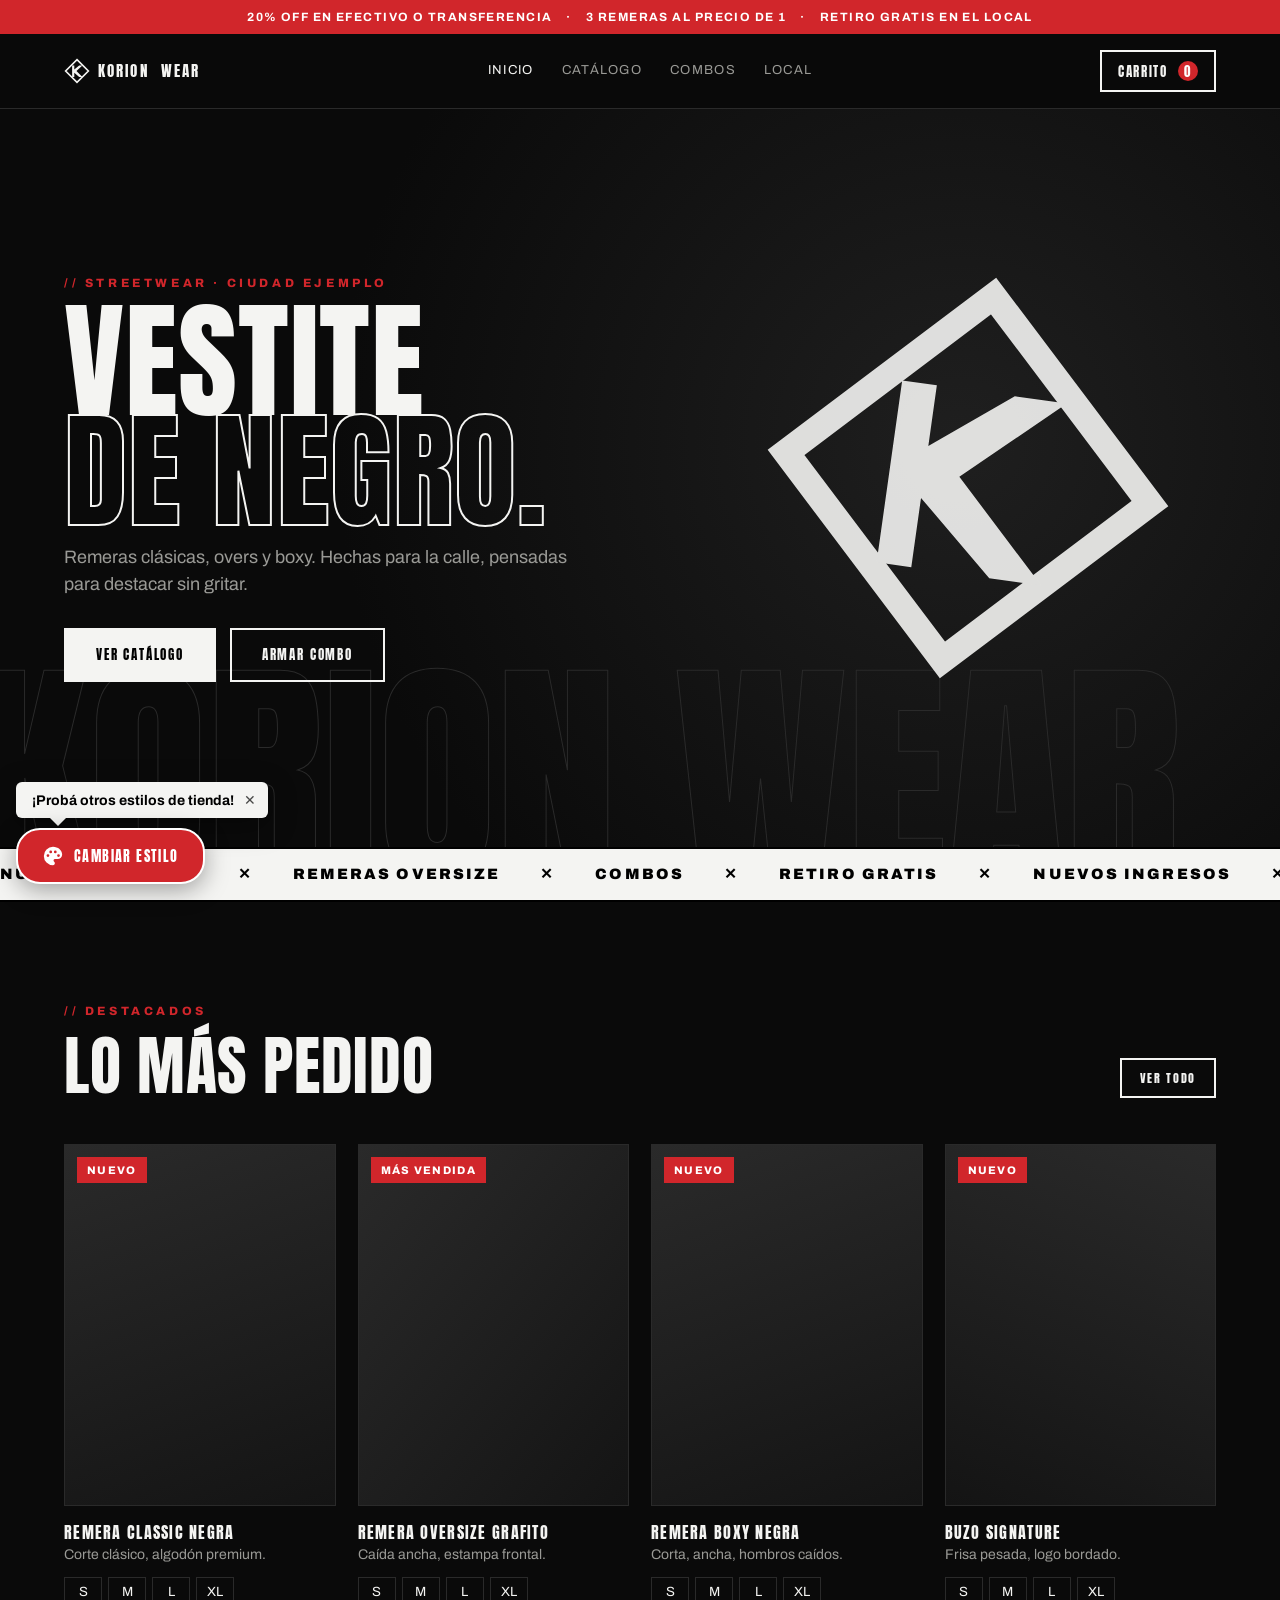
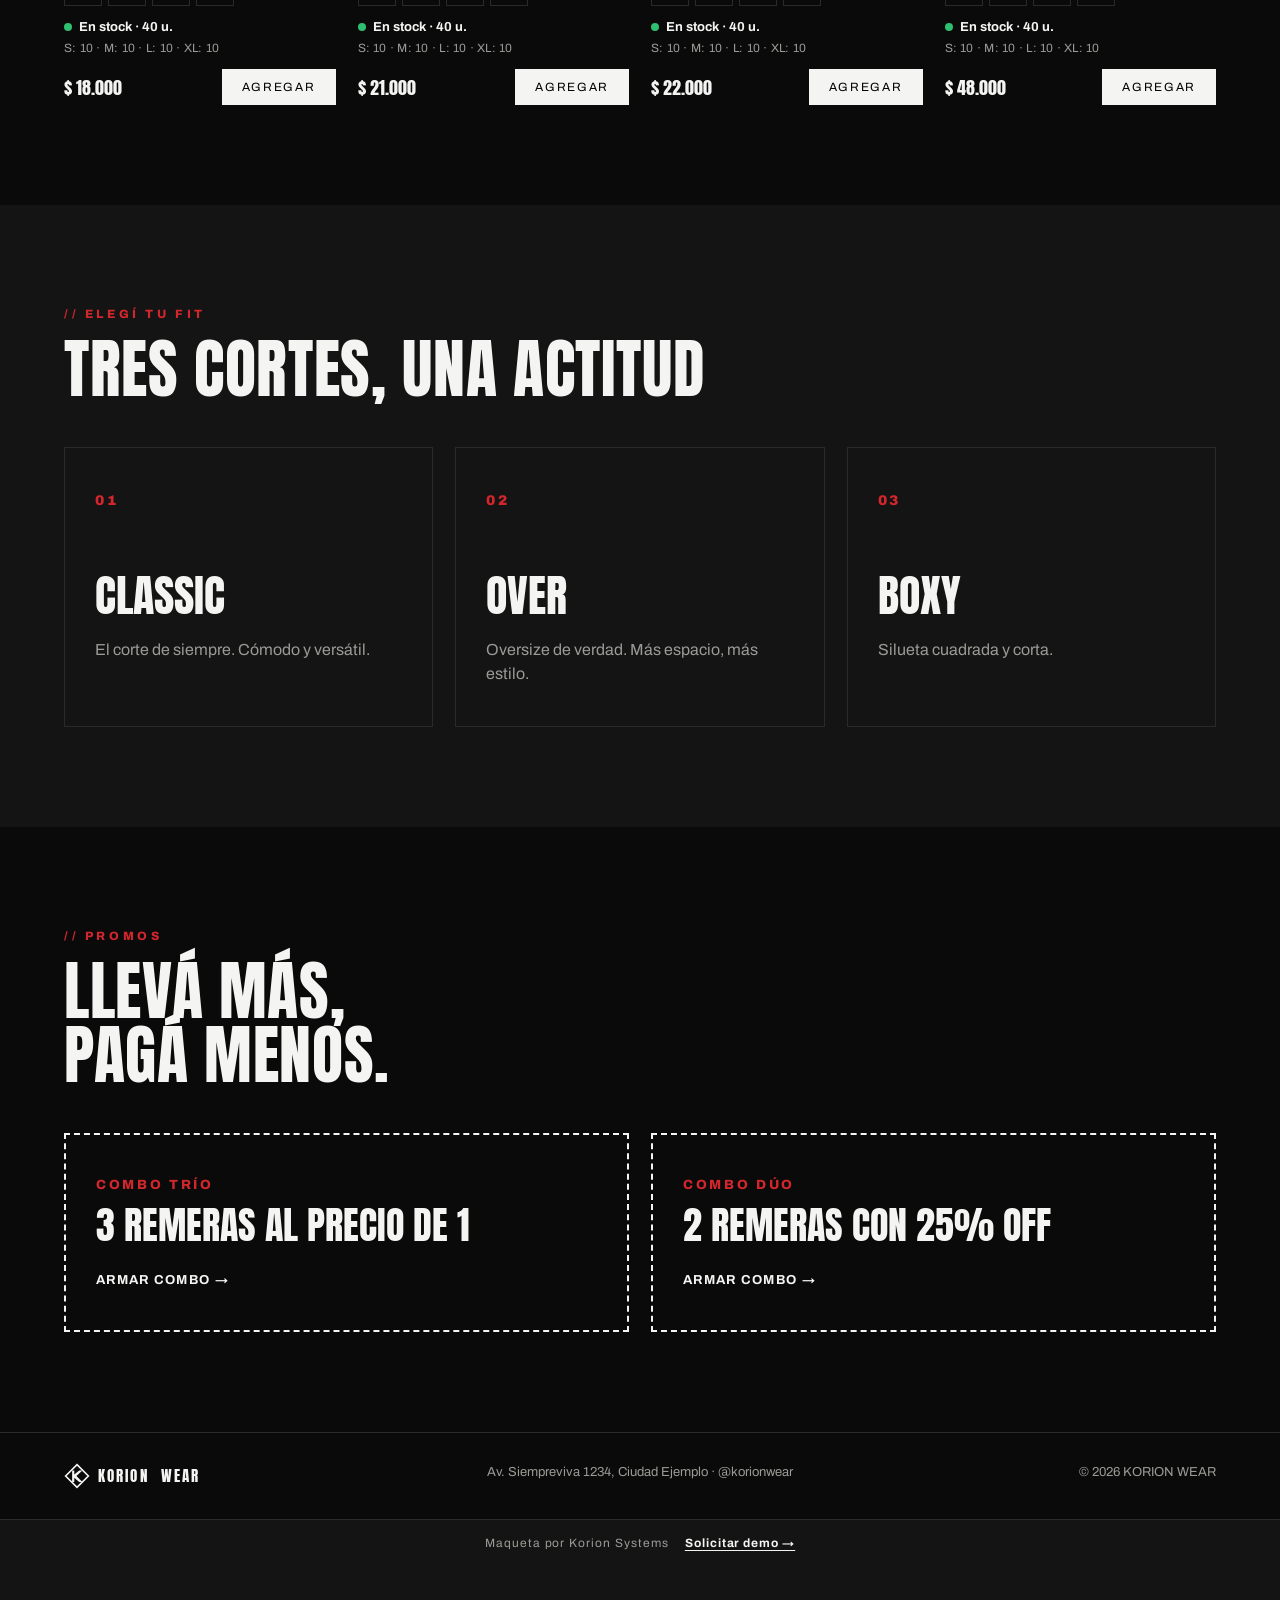
<file: index.html>
<!doctype html>
<html lang="es">
<head>
<meta charset="utf-8">
<meta name="viewport" content="width=device-width, initial-scale=1">
<title>Korion Wear — Streetwear urbano</title>
<link rel="stylesheet" href="styles.css">
<script>try{var t=sessionStorage.getItem("theme");if(t)document.documentElement.dataset.theme=t}catch(e){}</script>
</head>
<body data-page="home">
<main>
  <section class="hero">
    <div class="hero-bg" id="heroBg" aria-hidden="true">KORION WEAR</div>
    <div class="hero-content">
      <p class="eyebrow">Streetwear · Ciudad Ejemplo</p>
      <h1>Vestite<br><span>de negro.</span></h1>
      <p class="lead">Remeras clásicas, overs y boxy. Hechas para la calle, pensadas para destacar sin gritar.</p>
      <div class="cta">
        <a class="btn" href="catalogo.html">Ver catálogo</a>
        <a class="btn btn-ghost" href="combos.html">Armar combo</a>
      </div>
    </div>
    <svg class="hero-skull" aria-hidden="true"><use href="#mark"/></svg>
  </section>

  <div class="marquee" aria-hidden="true">
    <div class="track">
      <span>Nuevos ingresos</span><span>✕</span><span>Remeras oversize</span><span>✕</span><span>Combos</span><span>✕</span><span>Retiro gratis</span><span>✕</span>
      <span>Nuevos ingresos</span><span>✕</span><span>Remeras oversize</span><span>✕</span><span>Combos</span><span>✕</span><span>Retiro gratis</span><span>✕</span>
    </div>
  </div>

  <section class="section">
    <div class="head row-head">
      <div><p class="eyebrow">Destacados</p><h2>Lo más pedido</h2></div>
      <a class="btn btn-ghost btn-sm" href="catalogo.html">Ver todo</a>
    </div>
    <div class="grid" id="featured"></div>
  </section>

  <section class="section dark">
    <div class="head"><p class="eyebrow">Elegí tu fit</p><h2>Tres cortes, una actitud</h2></div>
    <div class="fits">
      <a class="fit" href="catalogo.html?cat=remeras&fit=classic"><span>01</span><h3>Classic</h3><p>El corte de siempre. Cómodo y versátil.</p></a>
      <a class="fit" href="catalogo.html?cat=remeras&fit=over"><span>02</span><h3>Over</h3><p>Oversize de verdad. Más espacio, más estilo.</p></a>
      <a class="fit" href="catalogo.html?cat=remeras&fit=boxy"><span>03</span><h3>Boxy</h3><p>Silueta cuadrada y corta.</p></a>
    </div>
  </section>

  <section class="section">
    <div class="head"><p class="eyebrow">Promos</p><h2>Llevá más,<br>pagá menos.</h2></div>
    <div class="combo-cards" id="comboTeasers"></div>
  </section>
</main>
<script src="js/data.js"></script>
<script src="js/inventory.js"></script>
<script src="js/app.js"></script>
<script src="js/pages.js"></script>
</body>
</html>
</file>
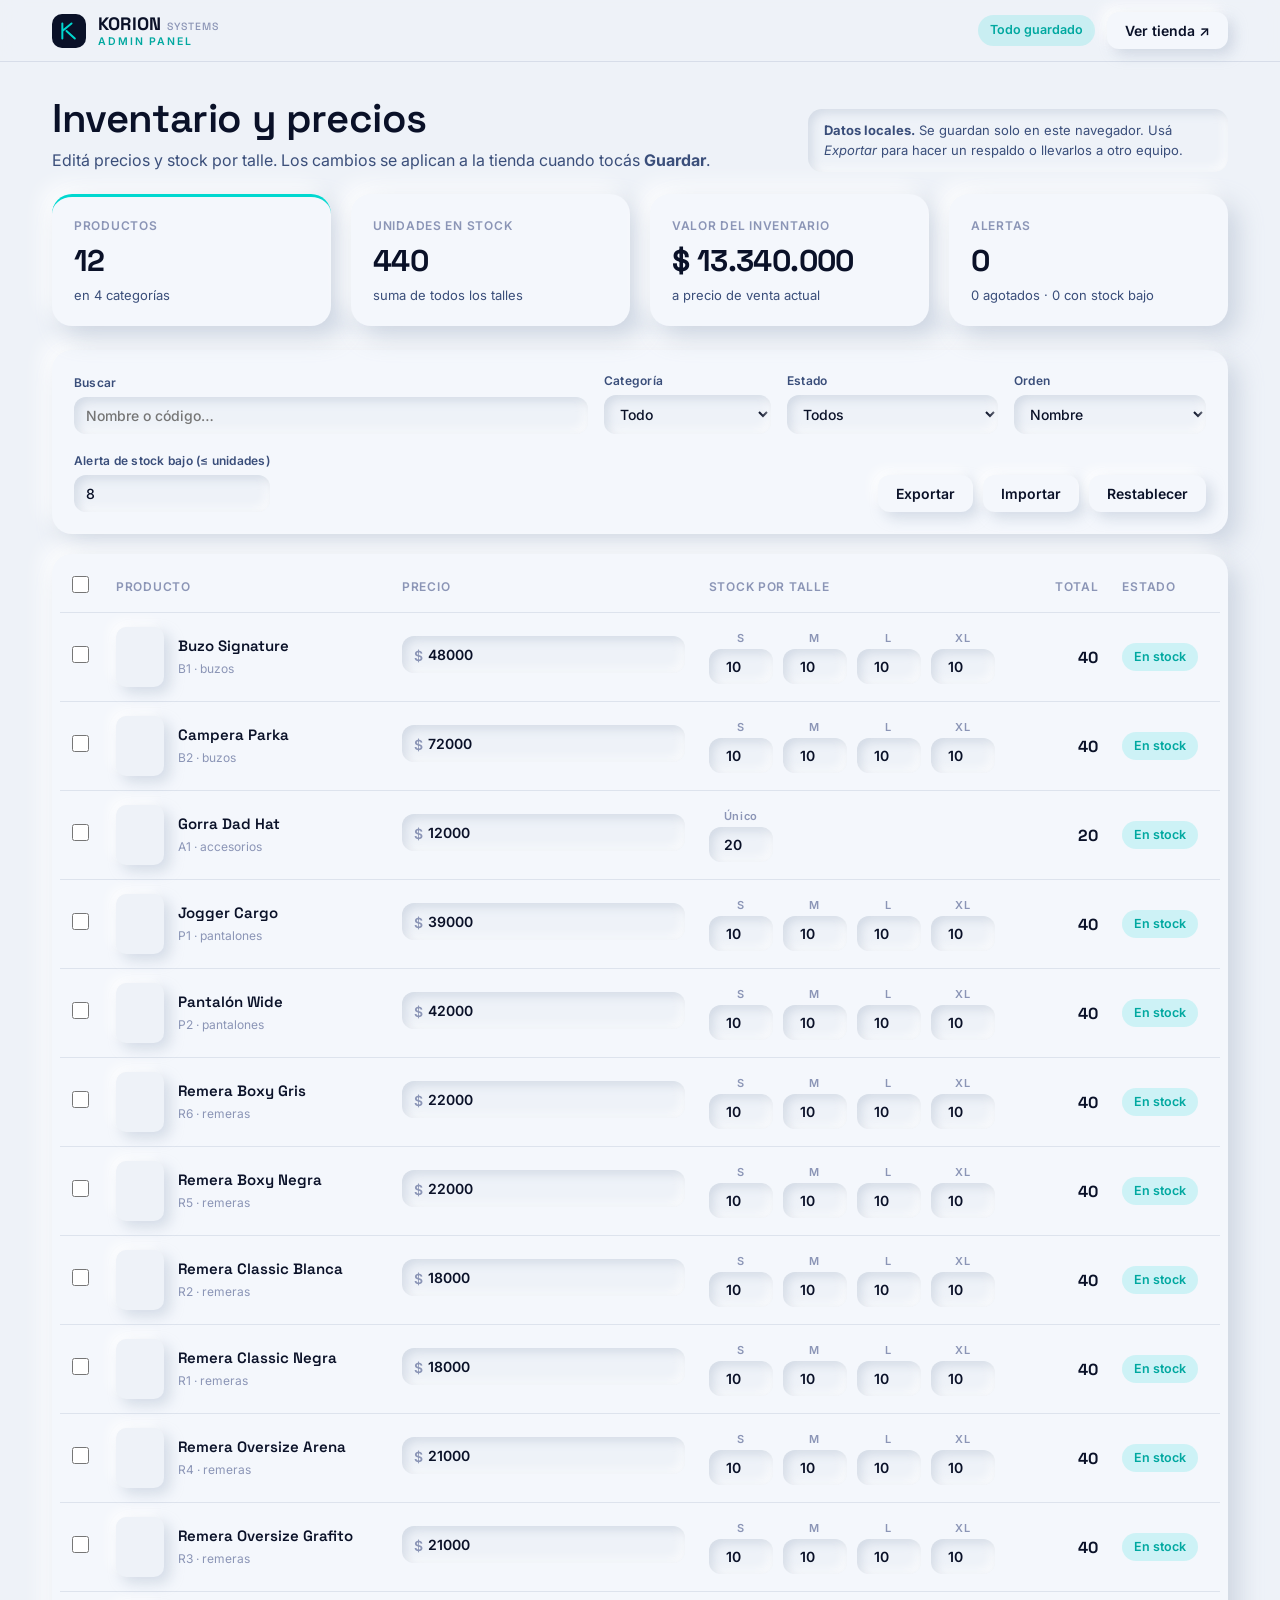
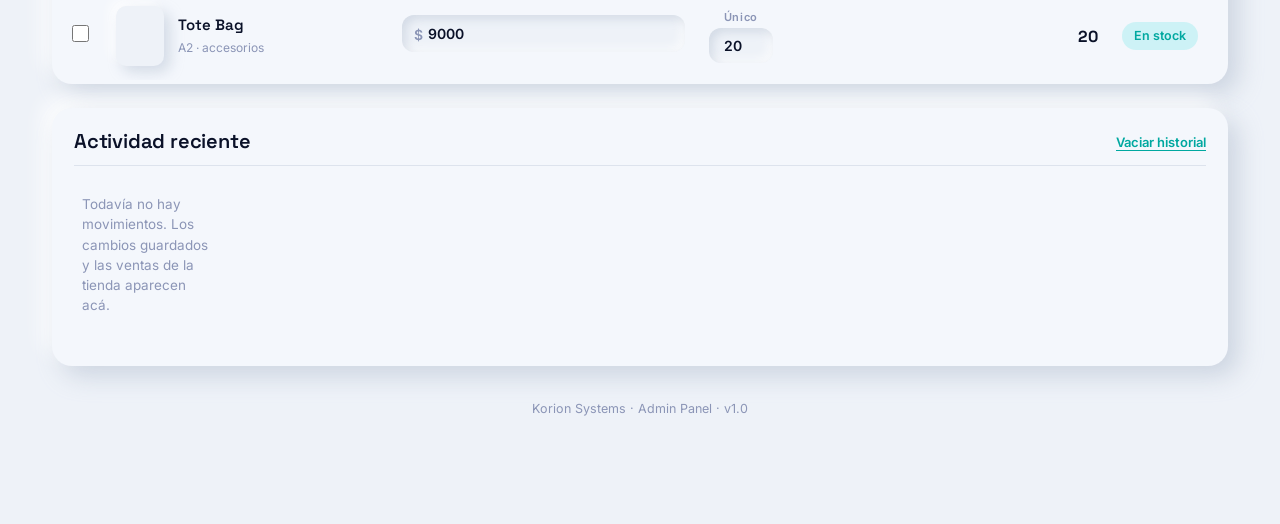
<file: admin.html>
<!doctype html>
<html lang="es">
<head>
<meta charset="utf-8">
<meta name="viewport" content="width=device-width, initial-scale=1">
<meta name="robots" content="noindex">
<title>Admin Panel — Korion Systems</title>
<link rel="stylesheet" href="admin.css">
</head>
<body>
<header class="top">
  <div class="wrap top-in">
    <a class="kmark" href="admin.html" aria-label="Korion Systems Admin Panel">
      <svg viewBox="0 0 24 24" class="kmark-ico" aria-hidden="true"><path d="M4 3v18M4 12l11-9M9 12l10 9" stroke="currentColor" stroke-width="2.4" stroke-linecap="round" stroke-linejoin="round" fill="none"/></svg>
      <span>KORION<em>SYSTEMS</em><small>Admin Panel</small></span>
    </a>
    <div class="top-actions">
      <span class="pill" id="syncState" role="status" aria-live="polite">Todo guardado</span>
      <a class="btn btn-ghost" href="index.html" target="_blank" rel="noopener">Ver tienda ↗</a>
    </div>
  </div>
</header>

<main class="wrap">
  <section class="intro">
    <div>
      <h1>Inventario y precios</h1>
      <p>Editá precios y stock por talle. Los cambios se aplican a la tienda cuando tocás <b>Guardar</b>.</p>
    </div>
    <p class="local-note" role="note"><b>Datos locales.</b> Se guardan solo en este navegador. Usá <i>Exportar</i> para hacer un respaldo o llevarlos a otro equipo.</p>
  </section>

  <section class="kpis" id="kpis" aria-label="Resumen"></section>

  <section class="card tools" aria-label="Filtros y acciones">
    <div class="tools-row">
      <label class="field grow"><span>Buscar</span><input type="search" id="q" placeholder="Nombre o código…" autocomplete="off"></label>
      <label class="field"><span>Categoría</span><select id="cat"></select></label>
      <label class="field"><span>Estado</span>
        <select id="status">
          <option value="all">Todos</option>
          <option value="low">Stock bajo</option>
          <option value="out">Agotados</option>
          <option value="dirty">Con cambios sin guardar</option>
        </select>
      </label>
      <label class="field"><span>Orden</span>
        <select id="sort">
          <option value="name">Nombre</option>
          <option value="price-desc">Precio: mayor a menor</option>
          <option value="price-asc">Precio: menor a mayor</option>
          <option value="stock-asc">Stock: menor a mayor</option>
          <option value="stock-desc">Stock: mayor a menor</option>
        </select>
      </label>
    </div>
    <div class="tools-row tools-end">
      <label class="field small"><span>Alerta de stock bajo (≤ unidades)</span><input type="number" id="low" min="0" max="999" step="1" inputmode="numeric"></label>
      <div class="btns">
        <button type="button" class="btn btn-ghost" id="btnExport">Exportar</button>
        <button type="button" class="btn btn-ghost" id="btnImport">Importar</button>
        <button type="button" class="btn btn-ghost danger" id="btnReset">Restablecer</button>
        <input type="file" id="file" accept="application/json,.json" hidden>
      </div>
    </div>
  </section>

  <section class="card bulk" id="bulk" hidden aria-label="Edición masiva">
    <div class="bulk-head"><b id="bulkCount">0 seleccionados</b><button type="button" class="link" id="bulkClear">Quitar selección</button></div>
    <div class="bulk-grid">
      <div class="bulk-box">
        <h3>Precio</h3>
        <div class="inline">
          <label class="field small"><span>Ajuste %</span><input type="number" id="bulkPct" value="10" step="1" inputmode="decimal"></label>
          <label class="check"><input type="checkbox" id="bulkRound" checked> Redondear a $100</label>
          <button type="button" class="btn" id="bulkPrice">Aplicar al precio</button>
        </div>
        <p class="hint">Usá valores negativos para bajar el precio (ej. −15).</p>
      </div>
      <div class="bulk-box">
        <h3>Stock (todos los talles)</h3>
        <div class="inline">
          <label class="field small"><span>Acción</span>
            <select id="bulkMode"><option value="add">Sumar / restar</option><option value="set">Fijar en</option></select>
          </label>
          <label class="field small"><span>Cantidad</span><input type="number" id="bulkQty" value="5" step="1" inputmode="numeric"></label>
          <button type="button" class="btn" id="bulkStock">Aplicar al stock</button>
        </div>
        <p class="hint">Los cambios quedan como borrador hasta que guardes.</p>
      </div>
    </div>
  </section>

  <section class="card table-card" aria-label="Productos">
    <div class="table-scroll">
      <table id="tbl">
        <thead>
          <tr>
            <th class="c-sel"><input type="checkbox" id="selAll" aria-label="Seleccionar todos los visibles"></th>
            <th>Producto</th>
            <th>Precio</th>
            <th>Stock por talle</th>
            <th class="num">Total</th>
            <th>Estado</th>
          </tr>
        </thead>
        <tbody id="rows"></tbody>
      </table>
    </div>
    <p class="empty" id="empty" hidden>No hay productos con ese filtro.</p>
  </section>

  <section class="card log" aria-label="Actividad reciente">
    <div class="log-head"><h2>Actividad reciente</h2><button type="button" class="link" id="logClear">Vaciar historial</button></div>
    <ul id="logList"></ul>
  </section>

  <footer class="foot">Korion Systems · Admin Panel · v1.0</footer>
</main>

<div class="savebar" id="savebar" hidden>
  <div class="savebar-in">
    <span id="saveText">0 cambios sin guardar</span>
    <div class="btns">
      <button type="button" class="btn btn-ghost" id="btnDiscard">Descartar</button>
      <button type="button" class="btn" id="btnSave">Guardar cambios</button>
    </div>
  </div>
</div>
<div id="toast" role="status" aria-live="polite"></div>

<script src="js/data.js"></script>
<script src="js/inventory.js"></script>
<script src="js/admin.js"></script>
</body>
</html>
</file>
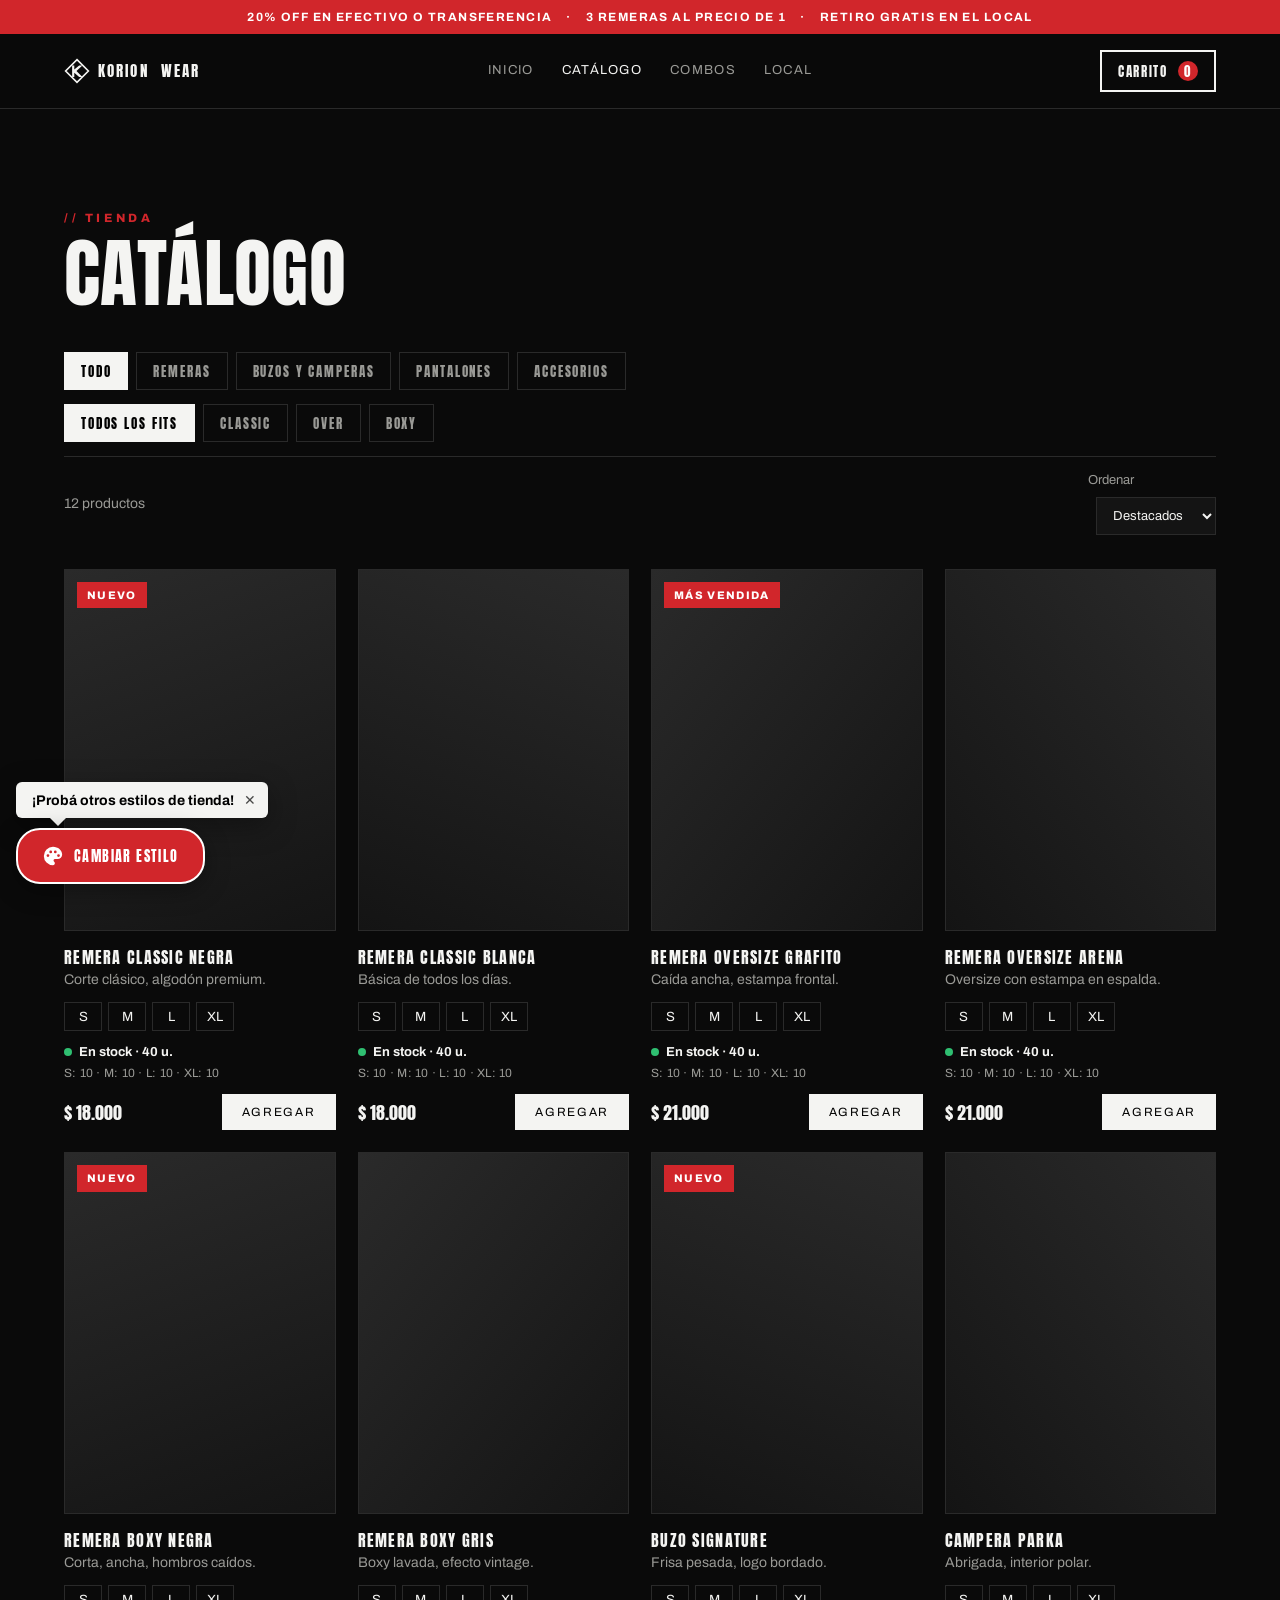
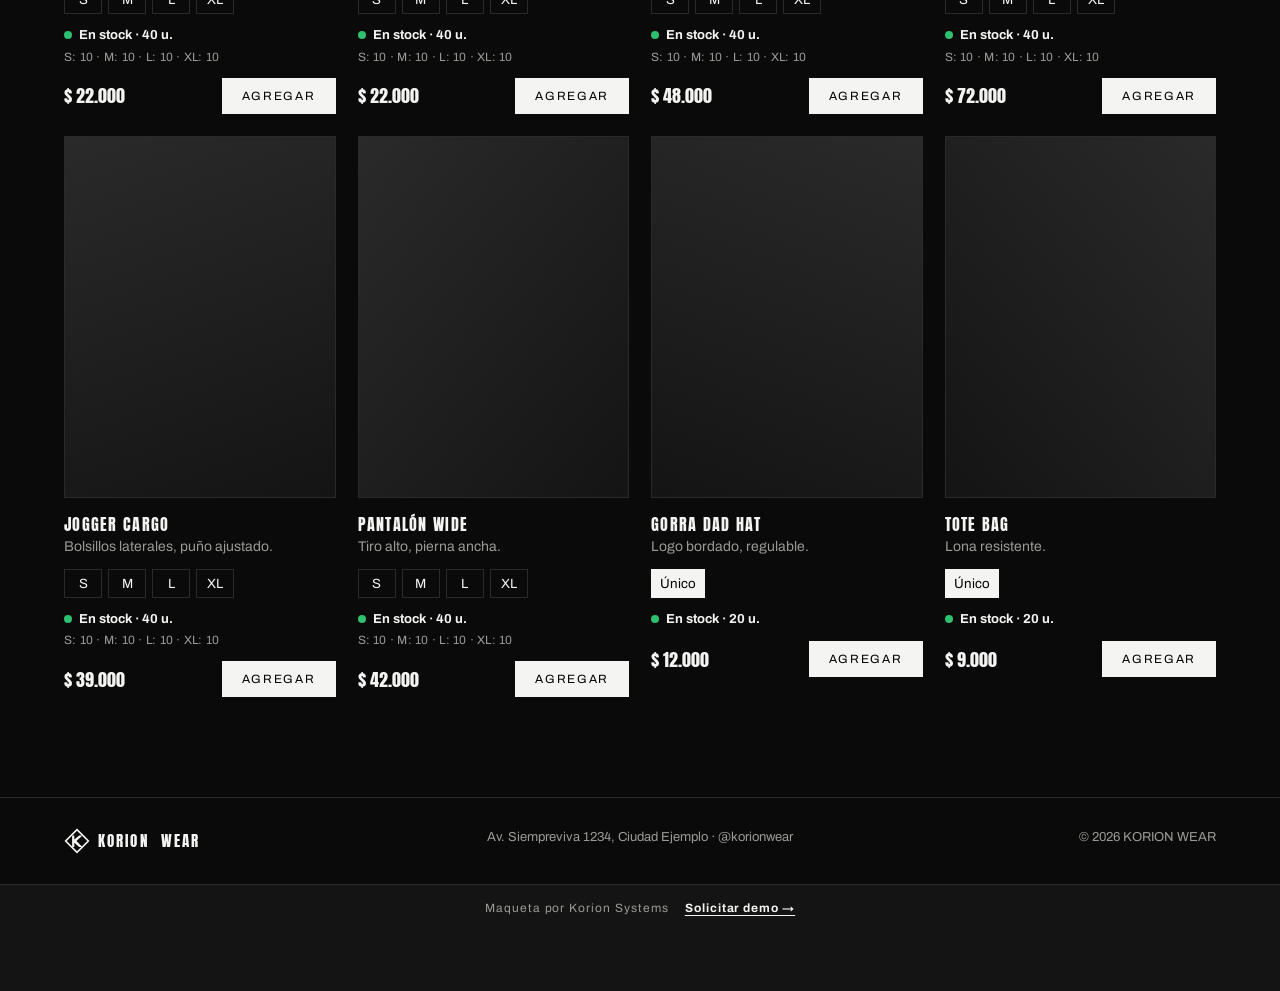
<file: catalogo.html>
<!doctype html>
<html lang="es">
<head>
<meta charset="utf-8">
<meta name="viewport" content="width=device-width, initial-scale=1">
<title>Catálogo — Korion Wear</title>
<link rel="stylesheet" href="styles.css">
<script>try{var t=sessionStorage.getItem("theme");if(t)document.documentElement.dataset.theme=t}catch(e){}</script>
</head>
<body data-page="catalog">
<main class="section">
  <div class="head"><p class="eyebrow">Tienda</p><h1 class="h-page">Catálogo</h1></div>
  <div class="filters">
    <div class="chips" id="catChips"></div>
    <div class="chips" id="fitChips"></div>
    <div class="sortbar">
      <span id="resultCount"></span>
      <label>Ordenar
        <select id="sort">
          <option value="default">Destacados</option>
          <option value="asc">Menor precio</option>
          <option value="desc">Mayor precio</option>
        </select>
      </label>
    </div>
  </div>
  <div class="grid" id="grid"></div>
</main>
<script src="js/data.js"></script>
<script src="js/inventory.js"></script>
<script src="js/app.js"></script>
<script src="js/pages.js"></script>
</body>
</html>
</file>
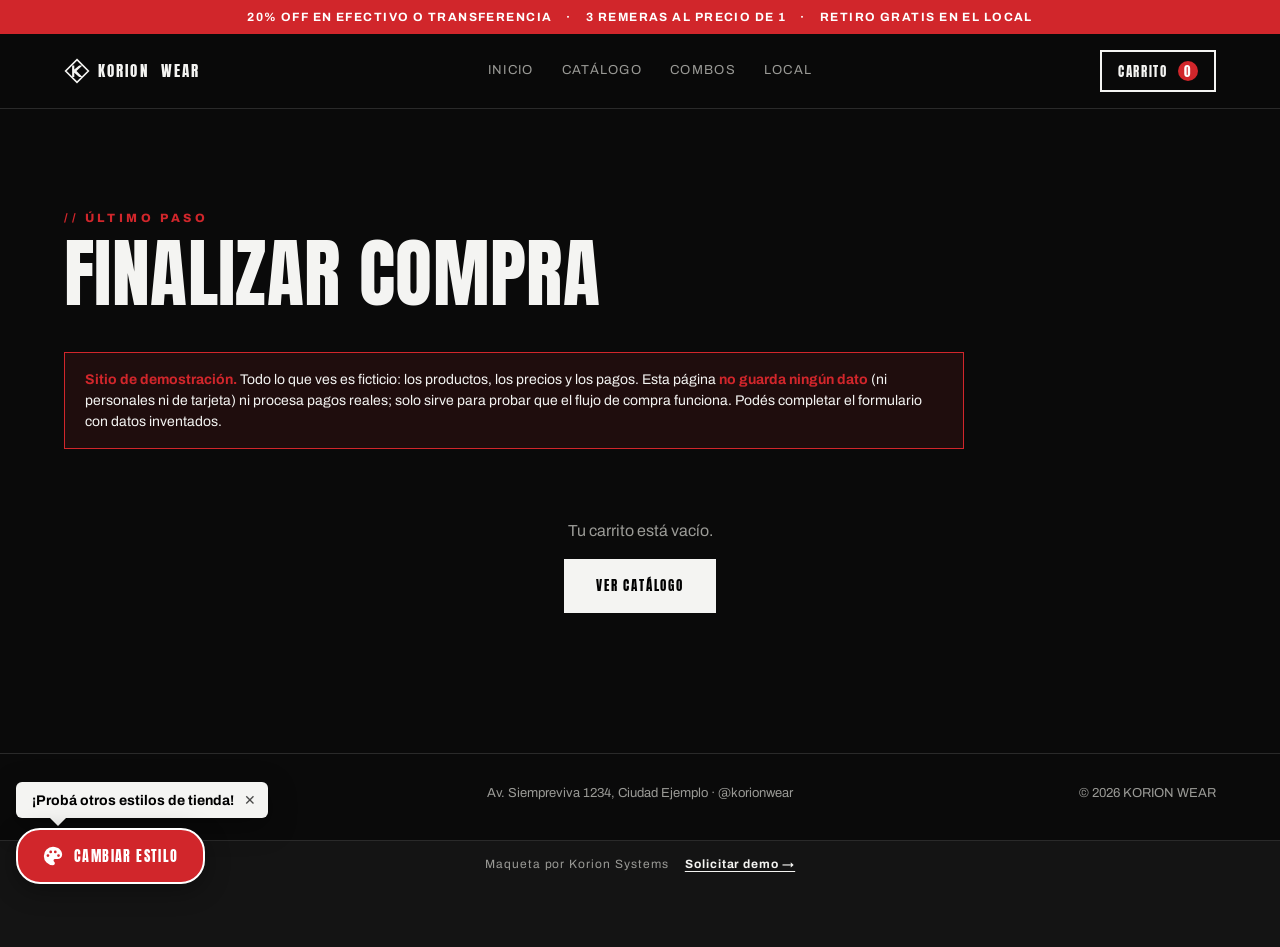
<file: checkout.html>
<!doctype html>
<html lang="es">
<head>
<meta charset="utf-8">
<meta name="viewport" content="width=device-width, initial-scale=1">
<title>Pagar — Korion Wear</title>
<link rel="stylesheet" href="styles.css">
<script>try{var t=sessionStorage.getItem("theme");if(t)document.documentElement.dataset.theme=t}catch(e){}</script>
</head>
<body data-page="checkout">
<main class="section">
  <div class="head"><p class="eyebrow">Último paso</p><h1 class="h-page">Finalizar compra</h1></div>
  <div class="demo-note" role="note">
    <b>Sitio de demostración.</b> Todo lo que ves es ficticio: los productos, los precios y los pagos. Esta página <b>no guarda ningún dato</b> (ni personales ni de tarjeta) ni procesa pagos reales; solo sirve para probar que el flujo de compra funciona. Podés completar el formulario con datos inventados.
  </div>
  <div id="checkoutEmpty" hidden class="empty"><p>Tu carrito está vacío.</p><a class="btn" href="catalogo.html">Ver catálogo</a></div>
  <div id="checkoutOk" hidden class="ok"></div>
  <div class="checkout" id="checkoutBody">
    <form id="checkoutForm" autocomplete="off">
      <fieldset><legend>Tus datos</legend>
        <label>Nombre y apellido<input name="name" required autocomplete="name"></label>
        <label>Email<input name="email" type="email" required autocomplete="email"></label>
        <label>Teléfono<input name="phone" type="tel" required autocomplete="tel"></label>
      </fieldset>
      <fieldset><legend>Entrega</legend>
        <label class="opt"><input type="radio" name="delivery" value="retiro" checked> Retiro en el local · Gratis</label>
        <label class="opt"><input type="radio" name="delivery" value="envio"> Envío a domicilio</label>
        <label id="addrField" hidden>Dirección de entrega<input name="address" autocomplete="street-address"></label>
      </fieldset>
      <fieldset><legend>Forma de pago</legend>
        <label class="opt"><input type="radio" name="pay" value="transferencia" checked> Transferencia · 20% OFF</label>
        <label class="opt"><input type="radio" name="pay" value="efectivo"> Efectivo al retirar · 20% OFF</label>
        <label class="opt"><input type="radio" name="pay" value="tarjeta"> Tarjeta de crédito/débito</label>
        <div id="cardBox" hidden class="cardbox">
          <p class="card-warn">DATOS DE PRUEBA — tarjeta ficticia, no uses datos reales</p>
          <div class="cardtype">
            <label class="opt"><input type="radio" name="cardtype" value="debito" checked> Débito</label>
            <label class="opt"><input type="radio" name="cardtype" value="credito"> Crédito</label>
          </div>
          <label>Número de tarjeta<input name="cardnum" value="4000 0000 0000 0000" inputmode="numeric" maxlength="19" autocomplete="off"></label>
          <label>Titular<input name="cardname" value="TITULAR DE PRUEBA" autocomplete="off"></label>
          <div class="two">
            <label>Vencimiento<input name="cardexp" value="12/30" maxlength="5" autocomplete="off"></label>
            <label>CVV<input name="cardcvv" value="123" inputmode="numeric" maxlength="3" autocomplete="off"></label>
          </div>
          <label id="installField" hidden>Cuotas
            <select name="installments"><option value="1">1 pago</option><option value="3">3 cuotas sin interés</option><option value="6">6 cuotas sin interés</option></select>
          </label>
        </div>
      </fieldset>
      <button class="btn" type="submit">Confirmar pedido</button>
    </form>
    <aside class="summary"><h3>Resumen</h3><div id="summary"></div></aside>
  </div>
</main>
<script src="js/data.js"></script>
<script src="js/inventory.js"></script>
<script src="js/app.js"></script>
<script src="js/pages.js"></script>
</body>
</html>
</file>
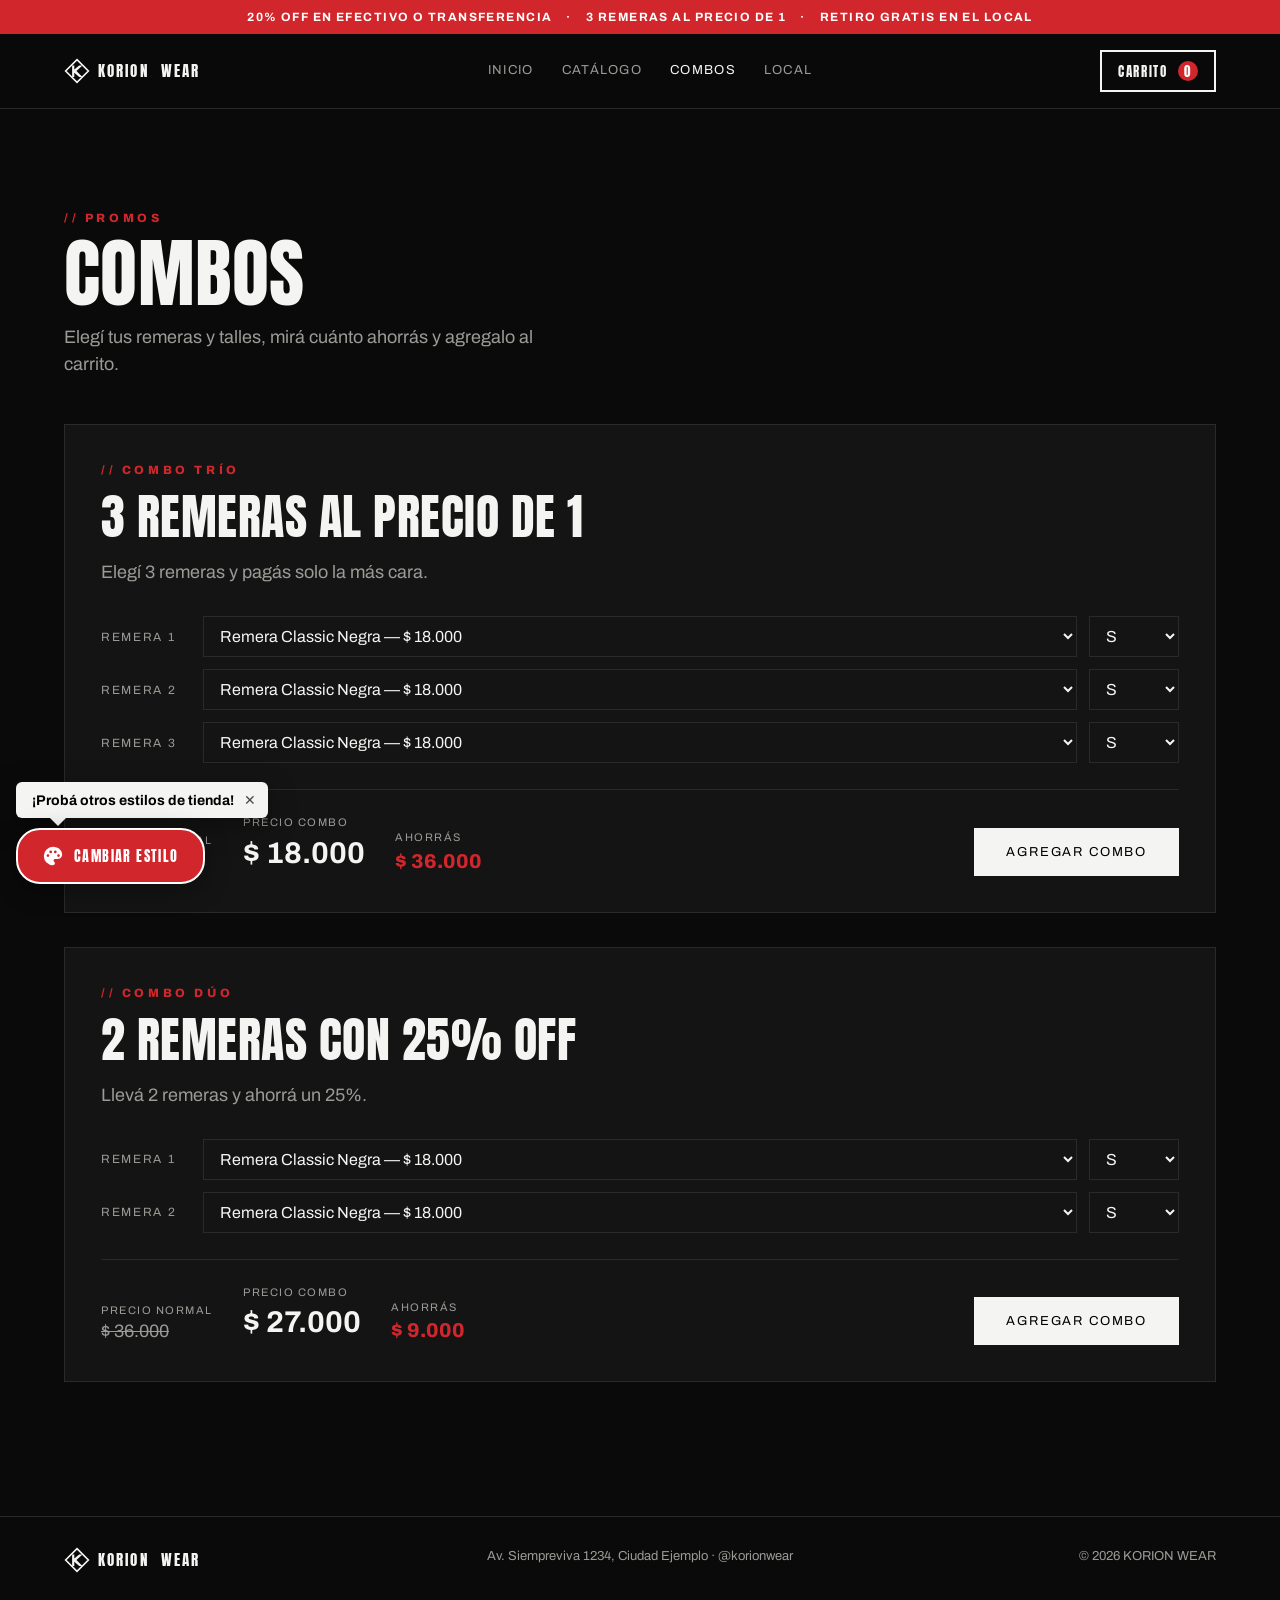
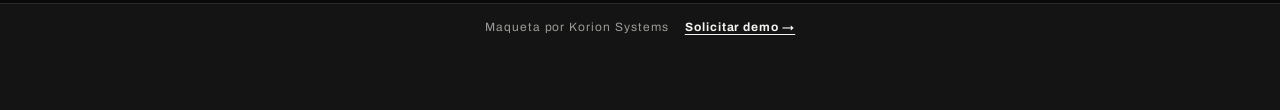
<file: combos.html>
<!doctype html>
<html lang="es">
<head>
<meta charset="utf-8">
<meta name="viewport" content="width=device-width, initial-scale=1">
<title>Combos — Korion Wear</title>
<link rel="stylesheet" href="styles.css">
<script>try{var t=sessionStorage.getItem("theme");if(t)document.documentElement.dataset.theme=t}catch(e){}</script>
</head>
<body data-page="combos">
<main class="section">
  <div class="head"><p class="eyebrow">Promos</p><h1 class="h-page">Combos</h1>
    <p class="lead">Elegí tus remeras y talles, mirá cuánto ahorrás y agregalo al carrito.</p></div>
  <div id="combosRoot"></div>
</main>
<script src="js/data.js"></script>
<script src="js/inventory.js"></script>
<script src="js/app.js"></script>
<script src="js/pages.js"></script>
</body>
</html>
</file>
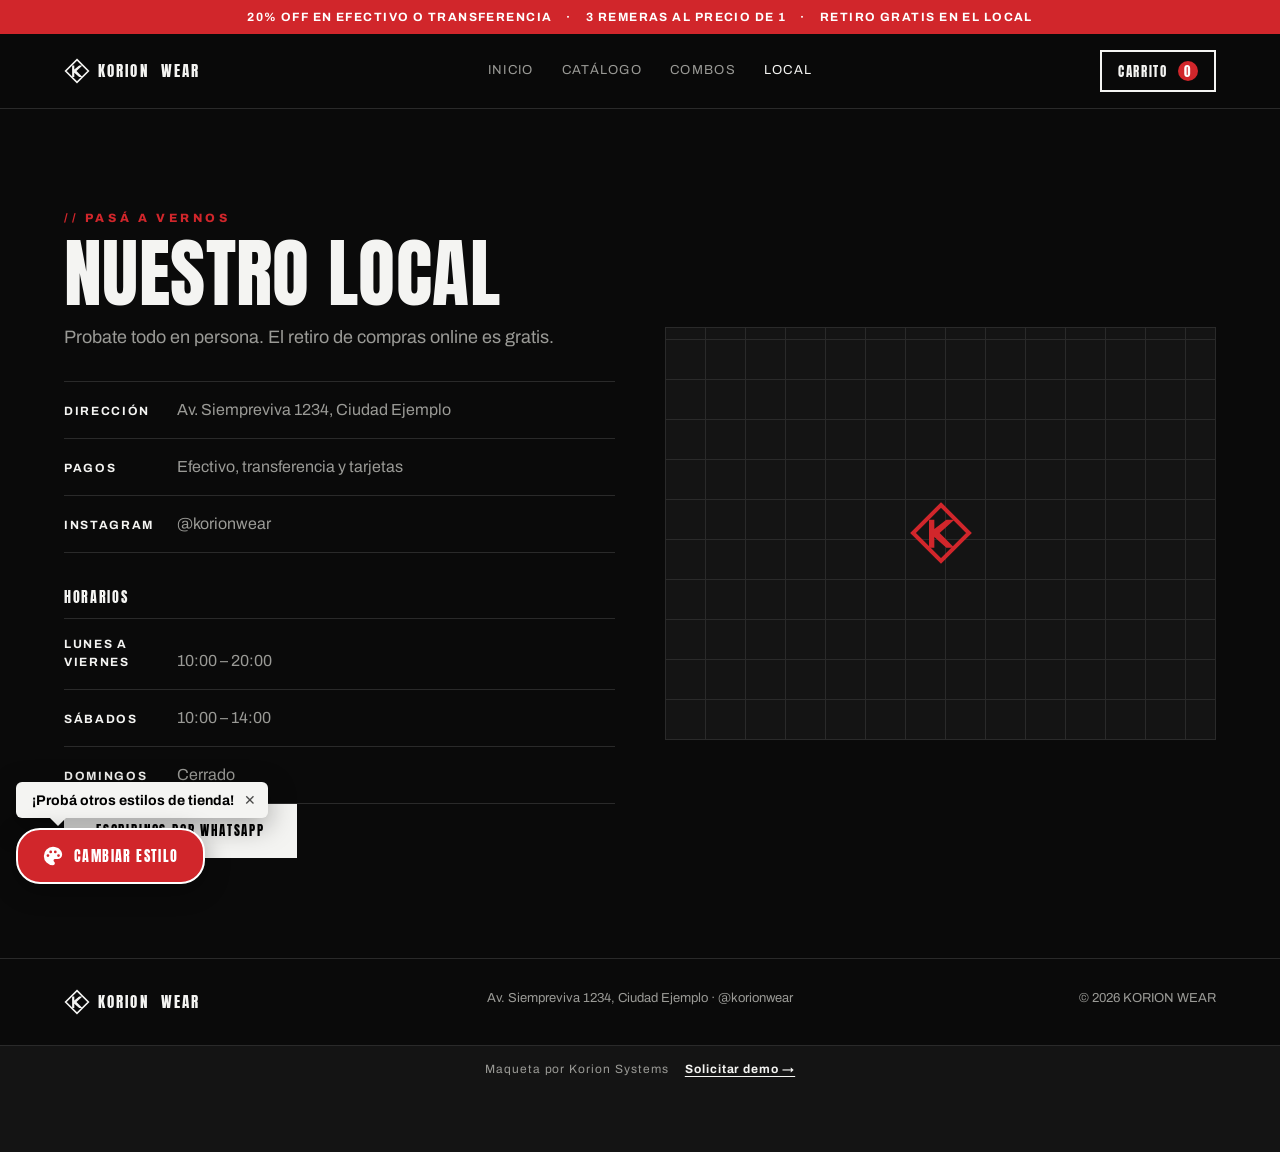
<file: local.html>
<!doctype html>
<html lang="es">
<head>
<meta charset="utf-8">
<meta name="viewport" content="width=device-width, initial-scale=1">
<title>Nuestro local — Korion Wear</title>
<link rel="stylesheet" href="styles.css">
<script>try{var t=sessionStorage.getItem("theme");if(t)document.documentElement.dataset.theme=t}catch(e){}</script>
</head>
<body data-page="local">
<main class="section">
  <div class="local">
    <div>
      <p class="eyebrow">Pasá a vernos</p>
      <h1 class="h-page">Nuestro local</h1>
      <p class="lead">Probate todo en persona. El retiro de compras online es gratis.</p>
      <ul class="info">
        <li><b>Dirección</b> <span id="addr"></span></li>
        <li><b>Pagos</b> Efectivo, transferencia y tarjetas</li>
        <li><b>Instagram</b> <span id="ig"></span></li>
      </ul>
      <h3 class="sub">Horarios</h3>
      <ul class="info" id="hours"></ul>
      <div class="cta"><a class="btn" id="wa" href="#">Escribinos por WhatsApp</a></div>
    </div>
    <div class="map" aria-hidden="true"><svg class="pin"><use href="#mark"/></svg></div>
  </div>
</main>
<script src="js/data.js"></script>
<script src="js/inventory.js"></script>
<script src="js/app.js"></script>
<script src="js/pages.js"></script>
</body>
</html>
</file>
<file: styles.css>
@import url("https://fonts.googleapis.com/css2?family=Anton&family=Archivo:wght@400;600;800&family=Jost:wght@300;400;500&family=Cormorant+Garamond:ital,wght@0,500;0,600;1,400;1,500&family=EB+Garamond:ital,wght@0,400;1,400&family=Russo+One&family=Barlow:wght@500;700;800&family=Fredoka:wght@400;500;600;700&family=Nunito:wght@400;600;800&display=swap");
:root{
  --bg:#0a0a0a; --bg2:#141414; --fg:#f4f4f2; --mute:#9a9a96; --red:#d1262b; --line:#2a2a2a;
  --inv:#000; --on-acc:#fff; --btn:var(--fg); --btn-ink:var(--inv); --glow:#1f1f1f; --ph:#2a2a2a;
  --font:"Archivo","Helvetica Neue",Arial,sans-serif; --font-head:"Anton",Impact,"Arial Narrow",sans-serif; --tt:uppercase; --r:0px; --stroke:2px;
}
*{box-sizing:border-box;margin:0;padding:0}
html{scroll-behavior:smooth}
body{background:var(--bg);color:var(--fg);font-family:var(--font);line-height:1.5;-webkit-font-smoothing:antialiased}
a{color:inherit;text-decoration:none}

.topbar{display:flex;justify-content:center;gap:14px;flex-wrap:wrap;background:var(--red);color:var(--on-acc);font-size:12px;letter-spacing:.12em;text-transform:uppercase;padding:8px 16px;font-weight:700}

.nav{position:sticky;top:0;z-index:10;display:flex;align-items:center;justify-content:space-between;padding:16px 5vw;background:color-mix(in srgb,var(--bg) 88%,transparent);backdrop-filter:blur(10px);border-bottom:1px solid var(--line)}
.logo{font-weight:900;letter-spacing:.14em;font-size:15px}
.logo b{font-weight:300;margin-left:4px}
.logo{display:inline-flex;align-items:center;gap:8px}
.mk{width:26px;height:26px;color:var(--fg)}
.pin{width:64px;height:64px;color:var(--red)}
.nav nav{display:flex;gap:28px;font-size:13px;letter-spacing:.1em;text-transform:uppercase;color:var(--mute)}
.nav nav a:hover{color:var(--fg)}

.btn{display:inline-block;background:var(--btn);color:var(--btn-ink);padding:15px 30px;font-weight:800;font-size:13px;letter-spacing:.14em;text-transform:uppercase;border:2px solid var(--btn);transition:.2s}
.btn:hover{background:transparent;color:var(--btn)}
.btn-ghost{background:transparent;color:var(--fg);border-color:var(--fg)}
.btn-ghost:hover{background:var(--fg);color:var(--inv)}
.btn-sm{padding:9px 18px;font-size:12px}

.eyebrow{font-size:12px;letter-spacing:.3em;text-transform:uppercase;color:var(--red);font-weight:800;margin-bottom:14px}
.lead{color:var(--mute);font-size:18px;max-width:520px;margin:18px 0 30px}

.hero{position:relative;min-height:82vh;display:flex;align-items:center;padding:0 5vw;overflow:hidden;background:radial-gradient(circle at 75% 45%,var(--glow) 0,var(--bg) 60%)}
.hero-bg{position:absolute;left:-2vw;bottom:-4vw;font-size:19vw;font-weight:900;color:transparent;-webkit-text-stroke:1px var(--line);white-space:nowrap;line-height:1;user-select:none}
.hero-content{position:relative;z-index:2}
h1{font-size:clamp(56px,10vw,150px);line-height:.9;font-weight:900;text-transform:uppercase;letter-spacing:-.03em}
h1 span{color:transparent;-webkit-text-stroke:var(--stroke) var(--fg)}
.hero-skull{position:absolute;right:8vw;top:50%;transform:translateY(-50%) rotate(8deg);width:min(40vw,420px);height:min(40vw,420px);color:var(--fg);opacity:.9}
.cta{display:flex;gap:14px;flex-wrap:wrap}
.cta.center{justify-content:center}

.marquee{overflow:hidden;background:var(--btn);color:var(--btn-ink);border-block:2px solid var(--inv)}
.track{display:flex;gap:40px;width:max-content;padding:14px 0;animation:slide 28s linear infinite;font-weight:900;text-transform:uppercase;letter-spacing:.14em;font-size:15px}
@keyframes slide{to{transform:translateX(-50%)}}

.section{padding:100px 5vw}
.section.dark{background:var(--bg2)}
.head{margin-bottom:46px}
h2{font-size:clamp(34px,5vw,64px);line-height:1;font-weight:900;text-transform:uppercase;letter-spacing:-.02em}

.grid{display:grid;grid-template-columns:repeat(4,1fr);gap:22px}
.card h3{margin-top:14px;font-size:16px;text-transform:uppercase;letter-spacing:.08em}
.card p{color:var(--mute);font-size:14px}
.img{position:relative;aspect-ratio:3/4;border:1px solid var(--line);overflow:hidden;transition:.3s;display:flex;align-items:center;justify-content:center}
.img::after{content:"";width:64px;height:64px;opacity:.3;background:currentColor;-webkit-mask:url("data:image/svg+xml,%3Csvg xmlns='http://www.w3.org/2000/svg' viewBox='0 0 48 48'%3E%3Cpath d='M24 3 45 24 24 45 3 24Z' fill='none' stroke='black' stroke-width='3'/%3E%3Cpath d='M15 14h4v7l9-7h6l-11 10 11 11h-6l-9-8v8h-4Z'/%3E%3C/svg%3E") center/contain no-repeat;mask:url("data:image/svg+xml,%3Csvg xmlns='http://www.w3.org/2000/svg' viewBox='0 0 48 48'%3E%3Cpath d='M24 3 45 24 24 45 3 24Z' fill='none' stroke='black' stroke-width='3'/%3E%3Cpath d='M15 14h4v7l9-7h6l-11 10 11 11h-6l-9-8v8h-4Z'/%3E%3C/svg%3E") center/contain no-repeat}
.card:hover .img{transform:translateY(-6px);border-color:var(--fg)}
.i1{background:linear-gradient(160deg,var(--ph),var(--bg2))}
.i2{background:linear-gradient(200deg,var(--ph),var(--bg2))}
.i3{background:linear-gradient(130deg,var(--ph),var(--bg2))}
.i4{background:linear-gradient(230deg,var(--ph),var(--bg2))}
.tag{position:absolute;top:12px;left:12px;z-index:2;background:var(--red);color:var(--on-acc);font-size:11px;font-weight:800;letter-spacing:.12em;text-transform:uppercase;padding:5px 10px}

.fits{display:grid;grid-template-columns:repeat(3,1fr);gap:22px}
.fit{border:1px solid var(--line);padding:40px 30px;transition:.25s}
.fit:hover{background:var(--btn);color:var(--btn-ink)}
.fit:hover p,.fit:hover span{color:inherit;opacity:.75}
.fit span{color:var(--red);font-weight:900;font-size:14px;letter-spacing:.2em}
.fit h3{font-size:44px;text-transform:uppercase;font-weight:900;margin:50px 0 10px}
.fit p{color:var(--mute)}

.combo{display:grid;grid-template-columns:1.4fr 1fr;gap:50px;align-items:center}
.badge{aspect-ratio:1;max-width:340px;justify-self:center;width:100%;border-radius:50%;border:3px dashed var(--fg);display:flex;flex-direction:column;align-items:center;justify-content:center;text-align:center;transform:rotate(-8deg)}
.badge b{font-size:clamp(70px,10vw,120px);font-weight:900;line-height:1}
.badge small{text-transform:uppercase;letter-spacing:.18em;font-size:13px;font-weight:700}

.local{display:grid;grid-template-columns:1fr 1fr;gap:50px;align-items:center}
.info{list-style:none;border-top:1px solid var(--line)}
.info li{padding:16px 0;border-bottom:1px solid var(--line);color:var(--mute)}
.info b{display:inline-block;width:110px;color:var(--fg);text-transform:uppercase;font-size:12px;letter-spacing:.14em}
.map{aspect-ratio:4/3;border:1px solid var(--line);background:
  repeating-linear-gradient(0deg,transparent 0 39px,var(--line) 39px 40px),
  repeating-linear-gradient(90deg,transparent 0 39px,var(--line) 39px 40px),var(--bg2);
  display:flex;align-items:center;justify-content:center;font-size:64px}

.contact{text-align:center}
.contact .lead{margin-inline:auto}

footer{display:flex;justify-content:space-between;flex-wrap:wrap;gap:10px;padding:30px 5vw;border-top:1px solid var(--line);font-size:13px;color:var(--mute)}
footer .logo{color:var(--fg)}

@media(max-width:900px){
  .nav nav{display:none}
  .grid{grid-template-columns:repeat(2,1fr)}
  .fits,.combo,.local{grid-template-columns:1fr}
  .hero-skull{opacity:.18;right:-6vw}
  .section{padding:70px 5vw}
}
@media(prefers-reduced-motion:reduce){.track{animation:none}html{scroll-behavior:auto}}

/* ===== Catálogo / tienda ===== */
.nav nav a.on{color:var(--fg)}
.cart-btn{background:none;border:2px solid var(--fg);color:var(--fg);padding:9px 16px;font:800 12px inherit;font-family:inherit;letter-spacing:.12em;text-transform:uppercase;cursor:pointer}
.cart-btn span{display:inline-block;min-width:20px;margin-left:6px;background:var(--red);color:var(--on-acc);border-radius:10px;padding:0 6px;text-align:center}
.cart-btn:hover{background:var(--btn);color:var(--btn-ink)}
.h-page{font-size:clamp(40px,6vw,76px)}
.row-head{display:flex;justify-content:space-between;align-items:end;gap:20px;flex-wrap:wrap}
.sub{margin:34px 0 10px;text-transform:uppercase;letter-spacing:.12em;font-size:14px}

.filters{display:flex;flex-direction:column;gap:14px;margin-bottom:34px}
.chips{display:flex;gap:8px;flex-wrap:wrap}
.chip{background:none;color:var(--mute);border:1px solid var(--line);padding:8px 16px;font:700 12px inherit;font-family:inherit;letter-spacing:.1em;text-transform:uppercase;cursor:pointer}
.chip:hover{color:var(--fg);border-color:var(--fg)}
.chip.on{background:var(--btn);color:var(--btn-ink);border-color:var(--btn)}
.sortbar{display:flex;justify-content:space-between;align-items:center;color:var(--mute);font-size:14px;border-top:1px solid var(--line);padding-top:14px}
select,input:not([type=radio]){background:var(--bg2);color:var(--fg);border:1px solid var(--line);padding:10px 12px;font:inherit;width:100%}
.sortbar select{width:auto;margin-left:8px}
select:focus,input:focus,button:focus-visible,a:focus-visible{outline:2px solid var(--red);outline-offset:2px}

.sizes{display:flex;gap:6px;margin:12px 0}
.size{min-width:38px;padding:6px 8px;background:none;color:var(--fg);border:1px solid var(--line);font:700 12px inherit;font-family:inherit;cursor:pointer}
.size:hover{border-color:var(--fg)}
.size.sel{background:var(--btn);color:var(--btn-ink);border-color:var(--btn)}
.buy{display:flex;justify-content:space-between;align-items:center}
.buy b{font-size:18px}
button.btn{cursor:pointer;font-family:inherit}
.empty{color:var(--mute);text-align:center;padding:40px 0;grid-column:1/-1;display:flex;flex-direction:column;gap:16px;align-items:center}

.combo-cards{display:grid;grid-template-columns:repeat(auto-fit,minmax(280px,1fr));gap:22px}
.combo-card{display:flex;flex-direction:column;gap:10px;padding:40px 30px;border:2px dashed var(--fg);transition:.25s}
.combo-card small{text-transform:uppercase;letter-spacing:.2em;color:var(--red);font-weight:800}
.combo-card b{font-size:clamp(26px,3vw,38px);line-height:1.1;text-transform:uppercase}
.combo-card span{margin-top:14px;font-weight:700;letter-spacing:.1em;text-transform:uppercase;font-size:13px}
.combo-card:hover{background:var(--btn);color:var(--btn-ink)}
.combo-card:hover small{color:var(--red)}
a.fit{display:block}

.builder{border:1px solid var(--line);padding:36px;margin-bottom:34px;background:var(--bg2)}
.builder h2{font-size:clamp(28px,4vw,48px)}
.slots{display:grid;gap:12px;margin:26px 0}
.slot{display:grid;grid-template-columns:90px 1fr 90px;gap:12px;align-items:center}
.slot span{font-size:12px;letter-spacing:.14em;text-transform:uppercase;color:var(--mute)}
.builder-sum{display:flex;gap:30px;align-items:end;flex-wrap:wrap;border-top:1px solid var(--line);padding-top:24px}
.builder-sum small{display:block;font-size:11px;letter-spacing:.14em;text-transform:uppercase;color:var(--mute)}
.builder-sum s{color:var(--mute);font-size:18px}
.builder-sum b{font-size:30px}
.builder-sum em{font-style:normal;color:var(--red);font-weight:800;font-size:20px}
.builder-sum .btn{margin-left:auto}

/* Carrito */
.overlay{position:fixed;inset:0;background:rgba(0,0,0,.6);opacity:0;pointer-events:none;transition:.25s;z-index:40}
.overlay.open{opacity:1;pointer-events:auto}
.drawer{position:fixed;top:0;right:0;height:100%;width:min(420px,100%);background:var(--bg);border-left:1px solid var(--line);z-index:50;display:flex;flex-direction:column;transform:translateX(100%);transition:.3s}
.drawer.open{transform:none}
.drawer-head{display:flex;justify-content:space-between;align-items:center;padding:20px 24px;border-bottom:1px solid var(--line)}
.drawer-head h3{text-transform:uppercase;letter-spacing:.14em}
.drawer-head button{background:none;border:0;color:var(--fg);font-size:20px;cursor:pointer}
.drawer-body{flex:1;overflow:auto;padding:10px 24px}
.drawer-foot{padding:20px 24px;border-top:1px solid var(--line);display:flex;flex-direction:column;gap:12px}
.drawer-foot small{color:var(--mute)}
.drawer-foot .btn{text-align:center}
.line{display:flex;justify-content:space-between;gap:14px;padding:16px 0;border-bottom:1px solid var(--line)}
.line small{display:block;color:var(--mute);font-size:13px}
.qty{display:flex;align-items:center;gap:10px;align-self:start}
.qty button{width:28px;height:28px;background:none;color:var(--fg);border:1px solid var(--line);cursor:pointer;font-size:16px}
.qty button:hover{border-color:var(--fg)}
.row{display:flex;justify-content:space-between;padding:8px 0}
.row.save{color:var(--red)}
.row.total{border-top:1px solid var(--fg);margin-top:8px;font-size:20px}

#toast{position:fixed;left:50%;bottom:28px;transform:translate(-50%,20px);background:var(--btn);color:var(--btn-ink);padding:12px 22px;font-weight:700;opacity:0;pointer-events:none;transition:.25s;z-index:60}
#toast.show{opacity:1;transform:translate(-50%,0)}

/* Pago */
.checkout{display:grid;grid-template-columns:1.3fr 1fr;gap:40px;align-items:start}
.checkout[hidden],[hidden]{display:none!important}
fieldset{border:1px solid var(--line);padding:24px;margin-bottom:22px;display:grid;gap:14px}
legend{padding:0 10px;text-transform:uppercase;letter-spacing:.14em;font-size:12px;color:var(--red);font-weight:800}
label{display:grid;gap:6px;font-size:13px;color:var(--mute)}
label.opt{display:flex;align-items:center;gap:10px;color:var(--fg);font-size:15px;cursor:pointer}
.summary{background:var(--bg2);border:1px solid var(--line);padding:26px;position:sticky;top:90px}
.summary h3{text-transform:uppercase;letter-spacing:.14em;margin-bottom:10px}
.ok{max-width:620px}
.note{color:var(--mute);font-size:13px;margin-bottom:24px}

@media(max-width:900px){
  .nav{flex-wrap:wrap;gap:10px}
  .nav nav{display:flex!important;order:3;width:100%;overflow-x:auto;gap:22px}
  .checkout{grid-template-columns:1fr}
  .summary{position:static}
  .slot{grid-template-columns:1fr 80px}
  .slot span{grid-column:1/-1}
  .builder{padding:22px}
  .builder-sum .btn{margin-left:0;width:100%}
}

.img img{position:absolute;inset:0;width:100%;height:100%;object-fit:cover;filter:grayscale(.35) contrast(1.05);transition:.4s}
.card:hover .img img{transform:scale(1.04);filter:none}
.img.has-img::after{display:none}

/* ===== Responsive ===== */
img,svg{max-width:100%}
body{overflow-x:hidden}
@media(max-width:1200px){.grid{grid-template-columns:repeat(3,1fr)}}
@media(max-width:900px){
  .grid{grid-template-columns:repeat(2,1fr);gap:16px}
  .hero{min-height:70vh;padding-block:60px}
  .section{padding:60px 5vw}
  .map{aspect-ratio:16/9}
  footer{flex-direction:column;text-align:center;align-items:center}
}
@media(max-width:600px){
  .topbar{font-size:10px;gap:6px 10px;padding:6px 12px}
  .topbar span:nth-child(n+3){display:none}
  .nav{padding:12px 5vw}
  .logo{font-size:13px}
  .lead{font-size:16px}
  .btn{padding:13px 22px}
  .cta .btn{flex:1;text-align:center}
  .hero{min-height:64vh}
  .section{padding:48px 5vw}
  .head{margin-bottom:28px}
  .card h3{font-size:14px}
  .card p{font-size:13px}
  .sizes{flex-wrap:wrap;gap:4px}
  .size{min-width:34px;padding:5px 6px}
  .buy{flex-direction:column;align-items:stretch;gap:8px}
  .buy .btn{text-align:center}
  .fit{padding:28px 22px}
  .fit h3{font-size:34px;margin-top:30px}
  .combo-card{padding:28px 22px}
  .builder{padding:18px}
  .builder-sum{gap:16px}
  .builder-sum>div{flex:1 1 40%}
  .info b{display:block;width:auto;margin-bottom:2px}
  fieldset{padding:16px}
  .drawer-head,.drawer-body,.drawer-foot{padding-inline:16px}
  .sortbar{flex-direction:column;align-items:flex-start;gap:10px}
  .sortbar select{margin-left:0}
}
@media(max-width:380px){.grid{grid-template-columns:1fr}}

/* Aviso demo y tarjeta */
.demo-note{border:1px solid var(--red);background:color-mix(in srgb,var(--red) 10%,transparent);padding:16px 20px;margin-bottom:30px;color:var(--fg);font-size:14px;max-width:900px}
.demo-note b{color:var(--red)}
.cardbox{display:grid;gap:14px;border:1px dashed var(--mute);padding:18px;margin-top:6px}
.card-warn{color:var(--red);font-weight:800;font-size:12px;letter-spacing:.12em}
.cardtype{display:flex;gap:24px}
.two{display:grid;grid-template-columns:1fr 1fr;gap:14px}

/* ===== Temas ===== */
h1,h2,h3,.logo,.btn,.chip,.cart-btn{font-family:var(--font-head)}
h1,h2,h3,.fit h3,.card h3,.combo-card b{text-transform:var(--tt)}
.btn,.chip,.size,.cart-btn,.img,.fit,.builder,.combo-card,fieldset,.summary,.cardbox,.demo-note,select,input:not([type=radio]),.qty button,.map,#toast,.themepanel{border-radius:var(--r)}
.tag{border-radius:calc(var(--r)/2)}
.badge{border-color:var(--btn)}

html[data-theme="minimal"]{
  --bg:#fafaf8; --bg2:#f0f0ec; --fg:#141414; --mute:#6b6b66; --red:#141414; --line:#dcdcd5;
  --inv:#fafaf8; --on-acc:#fafaf8; --glow:#ececE6; --ph:#e4e4de; --tt:none; --stroke:1px;
}
html[data-theme="minimal"] h1,html[data-theme="minimal"] h2{font-weight:600;letter-spacing:-.04em}
html[data-theme="minimal"] .img img{filter:none}

html[data-theme="boutique"]{
  --bg:#f3ece2; --bg2:#e9dfd0; --fg:#2e2418; --mute:#7a6a58; --red:#8a4b2d; --line:#d6c8b3;
  --inv:#f3ece2; --on-acc:#fbf6ee; --glow:#e6d9c5; --ph:#d9c9b0; --tt:none; --stroke:1px;
}
html[data-theme="boutique"] h1,html[data-theme="boutique"] h2{font-weight:400;font-style:italic;letter-spacing:-.01em}
html[data-theme="boutique"] .logo{letter-spacing:.3em;font-weight:400}
html[data-theme="boutique"] .img img{filter:sepia(.25)}

html[data-theme="deportivo"]{
  --bg:#0d0d0d; --bg2:#181818; --fg:#ffffff; --mute:#b3b3a8; --red:#ffd400; --line:#303030;
  --inv:#000; --on-acc:#000; --btn:#ffd400; --btn-ink:#000; --glow:#2b2600; --ph:#3a3300;
  --stroke:2px;
}
html[data-theme="deportivo"] h1,html[data-theme="deportivo"] h2{font-style:italic;letter-spacing:-.04em}
html[data-theme="deportivo"] .marquee{background:var(--btn)}
html[data-theme="deportivo"] .img img{filter:contrast(1.1) saturate(1.2)}

html[data-theme="pastel"]{
  --bg:#fff6fa; --bg2:#ffe8f1; --fg:#2d2250; --mute:#7b6f9c; --red:#ff5c9a; --line:#f3cfe0;
  --inv:#fff; --on-acc:#fff; --btn:#2d2250; --btn-ink:#fff; --glow:#ffdcec; --ph:#ffd0e3; --tt:none; --r:16px; --stroke:2px;
}
html[data-theme="pastel"] h1,html[data-theme="pastel"] h2{font-weight:800;letter-spacing:-.03em}
html[data-theme="pastel"] .img img{filter:saturate(1.1)}
html[data-theme="pastel"] .badge{border-radius:50%}

/* Panel de estilos y sello Korion */
.themebtn{position:fixed;left:16px;bottom:16px;z-index:35;display:flex;align-items:center;gap:10px;background:var(--red);color:var(--on-acc);border:2px solid var(--on-acc);padding:15px 24px;font:800 14px var(--font-head);letter-spacing:.1em;animation:pulse 2.4s infinite;text-transform:uppercase;cursor:pointer;box-shadow:0 6px 24px rgba(0,0,0,.35);border-radius:calc(var(--r) + 24px)}
.themepanel{position:fixed;left:16px;bottom:68px;z-index:36;width:min(320px,calc(100vw - 32px));background:var(--bg2);color:var(--fg);border:1px solid var(--line);padding:18px;display:none;gap:14px;box-shadow:0 12px 40px rgba(0,0,0,.4)}
.themepanel.open{display:grid}
.themepanel h4{font-size:12px;letter-spacing:.16em;text-transform:uppercase;color:var(--red)}
.themes{display:grid;gap:8px}
.theme-opt{display:flex;align-items:center;gap:12px;background:none;color:var(--fg);border:1px solid var(--line);padding:9px 12px;cursor:pointer;font:600 14px var(--font);text-align:left;border-radius:var(--r)}
.theme-opt.on{border-color:var(--fg);background:var(--bg)}
.dots{display:inline-flex}
.dots i{width:16px;height:16px;border-radius:50%;border:1px solid rgba(128,128,128,.4);margin-right:-5px}
.namebox{display:grid;gap:8px}
.namebox label{font-size:12px}
.namebox .row2{display:flex;gap:8px}
.namebox button{background:var(--btn);color:var(--btn-ink);border:0;padding:0 14px;font:700 12px var(--font);cursor:pointer;border-radius:var(--r)}
.namebox button.alt{background:none;color:var(--mute);border:1px solid var(--line)}
.seal{display:flex;justify-content:center;gap:8px 16px;flex-wrap:wrap;padding:14px 5vw 74px;font-size:12px;letter-spacing:.08em;color:var(--mute);background:var(--bg2);border-top:1px solid var(--line);text-align:center}
.seal a{color:var(--fg);font-weight:700;text-decoration:underline;text-underline-offset:3px}
@media(max-width:600px){.themebtn{padding:10px 14px}}

/* ===== Temas: formato / layout =====
   Los cambios de estructura solo afectan el contenido de la tienda (main) y el header;
   la página de pago conserva su formato en todos los temas. */

/* ---------- MINIMALISTA: aireado, centrado, tipo galería ---------- */
html[data-theme="minimal"] .topbar{background:var(--bg2);color:var(--mute);font-weight:500;letter-spacing:.08em}
html[data-theme="minimal"] .nav{border-bottom:0;padding-block:22px}
html[data-theme="minimal"] .cart-btn{border:0;background:none;padding:0;text-decoration:underline;text-underline-offset:4px;color:var(--fg)}
html[data-theme="minimal"] .cart-btn:hover{background:none;color:var(--mute)}
html[data-theme="minimal"] body:not([data-page="checkout"]) main .hero{justify-content:center;text-align:center;min-height:66vh;background:none}
html[data-theme="minimal"] body:not([data-page="checkout"]) main .hero .lead{margin-inline:auto}
html[data-theme="minimal"] body:not([data-page="checkout"]) main .hero .cta{justify-content:center}
html[data-theme="minimal"] body:not([data-page="checkout"]) main .hero-skull,html[data-theme="minimal"] body:not([data-page="checkout"]) main .hero-bg{display:none}
html[data-theme="minimal"] body:not([data-page="checkout"]) main h1{font-size:clamp(44px,8vw,112px);font-weight:600}
html[data-theme="minimal"] body:not([data-page="checkout"]) main h1 span{-webkit-text-stroke:0;color:var(--mute)}
html[data-theme="minimal"] body:not([data-page="checkout"]) main .marquee{background:none;color:var(--mute);border:0;border-block:1px solid var(--line)}
html[data-theme="minimal"] body:not([data-page="checkout"]) main .section.dark{background:none}
html[data-theme="minimal"] body:not([data-page="checkout"]) main .grid{gap:52px 28px}
html[data-theme="minimal"] body:not([data-page="checkout"]) main .img{border:0;aspect-ratio:4/5;background:var(--bg2)}
html[data-theme="minimal"] body:not([data-page="checkout"]) main .card h3{font-weight:500;letter-spacing:0;font-size:15px}
html[data-theme="minimal"] body:not([data-page="checkout"]) main .tag{background:var(--bg);color:var(--fg);font-weight:600}
html[data-theme="minimal"] body:not([data-page="checkout"]) main .fits{grid-template-columns:1fr;gap:0}
html[data-theme="minimal"] body:not([data-page="checkout"]) main .fit{border:0;border-top:1px solid var(--line);padding:26px 0;background:none;color:inherit}
html[data-theme="minimal"] body:not([data-page="checkout"]) main .fit:hover{background:none;color:inherit;padding-left:14px}
html[data-theme="minimal"] body:not([data-page="checkout"]) main .fit span{color:var(--mute)}
html[data-theme="minimal"] body:not([data-page="checkout"]) main .fit h3{margin:14px 0 6px;font-size:30px;font-weight:500}
html[data-theme="minimal"] body:not([data-page="checkout"]) main .combo-card{border:1px solid var(--line);border-radius:0}
html[data-theme="minimal"] body:not([data-page="checkout"]) main .combo-card:hover{background:var(--bg2);color:var(--fg)}
@media(min-width:901px){
  html[data-theme="minimal"] .nav{display:grid;grid-template-columns:1fr auto 1fr}
  html[data-theme="minimal"] .nav .logo{order:2;justify-self:center}
  html[data-theme="minimal"] .nav nav{order:1}
  html[data-theme="minimal"] .nav .cart-btn{order:3;justify-self:end}
  html[data-theme="minimal"] body:not([data-page="checkout"]) main .grid{grid-template-columns:repeat(3,1fr)}
  html[data-theme="minimal"] body:not([data-page="checkout"]) main .fit{display:grid;grid-template-columns:70px 220px 1fr;align-items:center;gap:20px}
  html[data-theme="minimal"] body:not([data-page="checkout"]) main .fit h3{margin:0}
}

/* ---------- BOUTIQUE: editorial, centrado, arcos y marcos ---------- */
html[data-theme="boutique"] .topbar{background:var(--fg);color:var(--inv);text-transform:none;font-style:italic;font-weight:400;letter-spacing:.06em;font-size:13px}
html[data-theme="boutique"] .nav{border-bottom:3px double var(--line)}
html[data-theme="boutique"] .logo{font-size:20px}
html[data-theme="boutique"] .nav nav a{font-style:italic;text-transform:none;letter-spacing:.04em;font-size:15px}
html[data-theme="boutique"] .cart-btn{border-color:var(--fg);font-style:italic;text-transform:none;letter-spacing:.04em;font-size:14px}
html[data-theme="boutique"] body:not([data-page="checkout"]) main .hero{flex-direction:column;justify-content:center;text-align:center;margin:28px 5vw;border:1px solid var(--fg);outline:1px solid var(--fg);outline-offset:-10px;min-height:68vh;background:var(--bg2)}
html[data-theme="boutique"] body:not([data-page="checkout"]) main .hero .lead{margin-inline:auto}
html[data-theme="boutique"] body:not([data-page="checkout"]) main .hero .cta{justify-content:center}
html[data-theme="boutique"] body:not([data-page="checkout"]) main .hero-bg{display:none}
html[data-theme="boutique"] body:not([data-page="checkout"]) main .hero-skull{right:auto;left:50%;top:50%;transform:translate(-50%,-50%);opacity:.07;color:var(--red)}
html[data-theme="boutique"] body:not([data-page="checkout"]) main h1{font-weight:400;font-style:italic;font-size:clamp(50px,8vw,120px)}
html[data-theme="boutique"] body:not([data-page="checkout"]) main h1 span{color:var(--red);-webkit-text-stroke:0}
html[data-theme="boutique"] body:not([data-page="checkout"]) main .marquee{background:none;color:var(--mute);border:0;border-block:1px solid var(--line);font-style:italic;text-transform:none;font-weight:400}
html[data-theme="boutique"] body:not([data-page="checkout"]) main .head{text-align:center}
html[data-theme="boutique"] body:not([data-page="checkout"]) main .head::after{content:"";display:block;width:60px;height:1px;background:var(--red);margin:20px auto 0}
html[data-theme="boutique"] body:not([data-page="checkout"]) main .row-head{flex-direction:column;align-items:center}
html[data-theme="boutique"] body:not([data-page="checkout"]) main .filters{align-items:center}
html[data-theme="boutique"] body:not([data-page="checkout"]) main .chips{justify-content:center}
html[data-theme="boutique"] body:not([data-page="checkout"]) main .sortbar{width:100%}
html[data-theme="boutique"] body:not([data-page="checkout"]) main .grid{gap:48px 34px}
html[data-theme="boutique"] body:not([data-page="checkout"]) main .card{text-align:center}
html[data-theme="boutique"] body:not([data-page="checkout"]) main .img{aspect-ratio:3/4;border-radius:999px 999px 0 0;border:1px solid var(--line)}
html[data-theme="boutique"] body:not([data-page="checkout"]) main .card h3{font-weight:400;font-style:italic;font-size:19px;letter-spacing:0}
html[data-theme="boutique"] body:not([data-page="checkout"]) main .sizes{justify-content:center}
html[data-theme="boutique"] body:not([data-page="checkout"]) main .buy{flex-direction:column;gap:10px}
html[data-theme="boutique"] body:not([data-page="checkout"]) main .buy b{font-weight:400;font-size:20px}
html[data-theme="boutique"] body:not([data-page="checkout"]) main .tag{top:auto;bottom:14px;left:50%;transform:translateX(-50%)}
html[data-theme="boutique"] body:not([data-page="checkout"]) main .section.dark{background:var(--bg2)}
html[data-theme="boutique"] body:not([data-page="checkout"]) main .fits{grid-template-columns:1fr}
html[data-theme="boutique"] body:not([data-page="checkout"]) main .fit{border:0;border-radius:0;text-align:center;padding:30px;background:none;color:inherit}
html[data-theme="boutique"] body:not([data-page="checkout"]) main .fit:hover{background:none;color:var(--red)}
html[data-theme="boutique"] body:not([data-page="checkout"]) main .fit h3{font-style:italic;font-weight:400;margin:14px 0 8px}
html[data-theme="boutique"] body:not([data-page="checkout"]) main .combo-card{border:5px double var(--fg);border-radius:0;text-align:center;align-items:center}
html[data-theme="boutique"] body:not([data-page="checkout"]) main .combo-card:hover{background:var(--bg2);color:var(--red)}
html[data-theme="boutique"] body:not([data-page="checkout"]) main .combo-card small,html[data-theme="boutique"] body:not([data-page="checkout"]) main .combo-card:hover small{color:var(--red)}
@media(min-width:901px){
  html[data-theme="boutique"] .nav{flex-direction:column;gap:14px;position:sticky}
  html[data-theme="boutique"] .nav .cart-btn{position:absolute;right:5vw;top:22px}
  html[data-theme="boutique"] body:not([data-page="checkout"]) main .grid{grid-template-columns:repeat(3,1fr)}
  html[data-theme="boutique"] body:not([data-page="checkout"]) main .fits{grid-template-columns:repeat(3,1fr)}
  html[data-theme="boutique"] body:not([data-page="checkout"]) main .fit{border-left:1px solid var(--line)}
  html[data-theme="boutique"] body:not([data-page="checkout"]) main .fit:first-child{border-left:0}
}

/* ---------- DEPORTIVO: agresivo, diagonales y cortes ---------- */
html[data-theme="deportivo"] .topbar{font-style:italic}
html[data-theme="deportivo"] .nav{border-bottom:4px solid var(--red)}
html[data-theme="deportivo"] .logo{font-style:italic;font-size:20px}
html[data-theme="deportivo"] .nav nav a{font-style:italic;font-weight:900;color:var(--fg)}
html[data-theme="deportivo"] .btn,html[data-theme="deportivo"] .chip,html[data-theme="deportivo"] .cart-btn,html[data-theme="deportivo"] .size,html[data-theme="deportivo"] .tag{transform:skewX(-10deg);border-radius:0}
html[data-theme="deportivo"] .btn,html[data-theme="deportivo"] .chip,html[data-theme="deportivo"] .cart-btn{font-style:italic}
html[data-theme="deportivo"] footer{border-top:4px solid var(--red)}
html[data-theme="deportivo"] body:not([data-page="checkout"]) main .hero{clip-path:polygon(0 0,100% 0,100% 90%,0 100%);padding-bottom:6vw;min-height:86vh}
html[data-theme="deportivo"] body:not([data-page="checkout"]) main h1{font-size:clamp(64px,13vw,190px);font-style:italic;line-height:.85}
html[data-theme="deportivo"] body:not([data-page="checkout"]) main .hero-skull{color:var(--red);opacity:.95;transform:translateY(-50%) rotate(-10deg)}
html[data-theme="deportivo"] body:not([data-page="checkout"]) main .hero-bg{-webkit-text-stroke:1px var(--red);opacity:.35}
html[data-theme="deportivo"] body:not([data-page="checkout"]) main .marquee{transform:rotate(-1.5deg);margin:34px -12px;border:0;position:relative;z-index:2}
html[data-theme="deportivo"] body:not([data-page="checkout"]) main .head h2::before{content:"";display:inline-block;width:14px;height:.8em;background:var(--red);margin-right:14px;transform:skewX(-14deg)}
html[data-theme="deportivo"] body:not([data-page="checkout"]) main h2{font-style:italic}
html[data-theme="deportivo"] body:not([data-page="checkout"]) main .grid{gap:8px}
html[data-theme="deportivo"] body:not([data-page="checkout"]) main .card{background:var(--bg2);padding-bottom:16px}
html[data-theme="deportivo"] body:not([data-page="checkout"]) main .card h3,html[data-theme="deportivo"] body:not([data-page="checkout"]) main .card p,html[data-theme="deportivo"] body:not([data-page="checkout"]) main .card .sizes,html[data-theme="deportivo"] body:not([data-page="checkout"]) main .card .buy{padding-inline:14px}
html[data-theme="deportivo"] body:not([data-page="checkout"]) main .img{border:0;aspect-ratio:1/1.15;clip-path:polygon(0 0,100% 0,100% 90%,86% 100%,0 100%)}
html[data-theme="deportivo"] body:not([data-page="checkout"]) main .card:hover .img{transform:none}
html[data-theme="deportivo"] body:not([data-page="checkout"]) main .buy b{font-size:26px;color:var(--red);font-style:italic}
html[data-theme="deportivo"] body:not([data-page="checkout"]) main .tag{top:14px;left:-6px}
html[data-theme="deportivo"] body:not([data-page="checkout"]) main .fit{border:0;background:var(--bg2);border-left:8px solid var(--red)}
html[data-theme="deportivo"] body:not([data-page="checkout"]) main .fit h3{font-style:italic;font-size:52px}
html[data-theme="deportivo"] body:not([data-page="checkout"]) main .fit:hover{background:var(--red);color:var(--on-acc)}
html[data-theme="deportivo"] body:not([data-page="checkout"]) main .combo-card{background:var(--red);color:var(--on-acc);border:0;clip-path:polygon(0 0,100% 0,100% 84%,92% 100%,0 100%)}
html[data-theme="deportivo"] body:not([data-page="checkout"]) main .combo-card small,html[data-theme="deportivo"] body:not([data-page="checkout"]) main .combo-card:hover small{color:var(--on-acc)}
html[data-theme="deportivo"] body:not([data-page="checkout"]) main .combo-card:hover{background:var(--fg);color:var(--inv)}
html[data-theme="deportivo"] body:not([data-page="checkout"]) main .combo-card b{font-style:italic}
@media(min-width:901px){html[data-theme="deportivo"] body:not([data-page="checkout"]) main .grid{grid-template-columns:repeat(4,1fr)}}

/* ---------- PASTEL: suave, burbujas y píldoras ---------- */
html[data-theme="pastel"] .topbar{margin:0 4vw;border-radius:0 0 18px 18px}
html[data-theme="pastel"] .nav{top:10px;margin:12px 3vw;border:0;border-radius:999px;background:color-mix(in srgb,var(--bg2) 92%,transparent);box-shadow:0 8px 30px rgba(140,90,180,.16);padding:10px 22px}
html[data-theme="pastel"] .nav nav a{padding:8px 14px;border-radius:999px;text-transform:none;letter-spacing:.02em;font-size:14px;font-weight:700}
html[data-theme="pastel"] .nav nav a.on,html[data-theme="pastel"] .nav nav a:hover{background:var(--bg);color:var(--fg)}
html[data-theme="pastel"] .btn,html[data-theme="pastel"] .chip,html[data-theme="pastel"] .cart-btn,html[data-theme="pastel"] .tag{border-radius:999px}
html[data-theme="pastel"] .size{border-radius:12px}
html[data-theme="pastel"] footer{background:var(--bg2);margin:20px 3vw 0;border-radius:32px 32px 0 0;border-top:0}
html[data-theme="pastel"] body:not([data-page="checkout"]) main .hero{margin:14px 3vw;border-radius:44px;background:linear-gradient(135deg,var(--bg2),var(--glow));min-height:68vh}
html[data-theme="pastel"] body:not([data-page="checkout"]) main .hero-bg{opacity:.25}
html[data-theme="pastel"] body:not([data-page="checkout"]) main h1{font-size:clamp(48px,9vw,130px)}
html[data-theme="pastel"] body:not([data-page="checkout"]) main h1 span{color:var(--red);-webkit-text-stroke:0}
html[data-theme="pastel"] body:not([data-page="checkout"]) main .hero-skull{color:var(--red);opacity:.7;animation:bob 4s ease-in-out infinite}
@keyframes bob{50%{transform:translateY(-54%) rotate(2deg)}}
html[data-theme="pastel"] body:not([data-page="checkout"]) main .marquee{border-radius:999px;margin:22px 3vw;background:var(--red);color:var(--on-acc);border:0}
html[data-theme="pastel"] body:not([data-page="checkout"]) main .section.dark{background:var(--bg2);margin:20px 3vw;border-radius:44px}
html[data-theme="pastel"] body:not([data-page="checkout"]) main .grid{gap:22px}
html[data-theme="pastel"] body:not([data-page="checkout"]) main .card{background:var(--bg2);border-radius:30px;padding:12px 12px 18px;transition:.25s}
html[data-theme="pastel"] body:not([data-page="checkout"]) main .card:hover{transform:translateY(-6px);box-shadow:0 16px 34px rgba(255,92,154,.2)}
html[data-theme="pastel"] body:not([data-page="checkout"]) main .img{border:0;border-radius:22px}
html[data-theme="pastel"] body:not([data-page="checkout"]) main .card:hover .img{transform:none}
html[data-theme="pastel"] body:not([data-page="checkout"]) main .card h3,html[data-theme="pastel"] body:not([data-page="checkout"]) main .card p,html[data-theme="pastel"] body:not([data-page="checkout"]) main .card .sizes,html[data-theme="pastel"] body:not([data-page="checkout"]) main .card .buy{padding-inline:8px}
html[data-theme="pastel"] body:not([data-page="checkout"]) main .card h3{font-size:16px}
html[data-theme="pastel"] body:not([data-page="checkout"]) main .fit{border:0;border-radius:30px;background:var(--bg)}
html[data-theme="pastel"] body:not([data-page="checkout"]) main .fit:hover{background:var(--red);color:var(--on-acc)}
html[data-theme="pastel"] body:not([data-page="checkout"]) main .fit:hover span{color:var(--on-acc)}
html[data-theme="pastel"] body:not([data-page="checkout"]) main .combo-card{border:3px dashed var(--red);border-radius:34px}
html[data-theme="pastel"] body:not([data-page="checkout"]) main .combo-card:hover{background:var(--red);color:var(--on-acc)}
html[data-theme="pastel"] body:not([data-page="checkout"]) main .combo-card:hover small{color:var(--on-acc)}
html[data-theme="pastel"] body:not([data-page="checkout"]) main .builder{border-radius:32px;border:0}
@media(min-width:901px){html[data-theme="pastel"] body:not([data-page="checkout"]) main .grid{grid-template-columns:repeat(3,1fr)}}
@media(prefers-reduced-motion:reduce){html[data-theme="pastel"] body:not([data-page="checkout"]) main .hero-skull{animation:none}}

.themebtn svg{width:22px;height:22px;flex:none}
.themebtn:hover{transform:scale(1.05)}
@keyframes pulse{0%{box-shadow:0 6px 24px rgba(0,0,0,.35),0 0 0 0 var(--red)}70%{box-shadow:0 6px 24px rgba(0,0,0,.35),0 0 0 16px transparent}100%{box-shadow:0 6px 24px rgba(0,0,0,.35),0 0 0 0 transparent}}
.themehint{position:fixed;left:16px;bottom:82px;z-index:35;display:flex;align-items:center;gap:10px;background:var(--fg);color:var(--inv);padding:10px 12px 10px 16px;font:700 14px var(--font);max-width:calc(100vw - 32px);border-radius:calc(var(--r) + 6px);box-shadow:0 8px 28px rgba(0,0,0,.35);animation:hintIn .4s both}
.themehint::after{content:"";position:absolute;left:34px;bottom:-8px;border:8px solid transparent;border-bottom:0;border-top-color:var(--fg)}
.themehint button{background:none;border:0;color:inherit;cursor:pointer;font-size:14px;opacity:.7}
@keyframes hintIn{from{opacity:0;transform:translateY(8px)}}
.themepanel{bottom:84px}
@media(max-width:600px){.themebtn{padding:13px 18px;font-size:13px}.themehint{bottom:76px}}
@media(prefers-reduced-motion:reduce){.themebtn{animation:none}}

/* ===== Tipografía y formato propios de cada estilo ===== */
.hero-bg,.themebtn,.fit h3,.combo-card b,.buy b,.logo,.cart-btn,.chip,.btn{font-family:var(--font-head)}
.hero-bg,h1,h2,h3,.logo,.btn,.chip,.cart-btn,.themebtn,.fit h3,.combo-card b,.buy b{font-weight:var(--hw)}
html{--hw:400}
html[data-theme="minimal"]{--font:"Jost","Helvetica Neue",Arial,sans-serif;--font-head:"Jost","Helvetica Neue",Arial,sans-serif;--hw:400}
html[data-theme="boutique"]{--font:"EB Garamond",Georgia,serif;--font-head:"Cormorant Garamond",Georgia,serif;--hw:500}
html[data-theme="deportivo"]{--font:"Barlow","Arial Narrow",Arial,sans-serif;--font-head:"Russo One","Arial Black",Impact,sans-serif;--hw:400}
html[data-theme="pastel"]{--font:"Nunito",system-ui,sans-serif;--font-head:"Fredoka","Nunito",system-ui,sans-serif;--hw:600}

/* Oscuro: condensado, apretado, estilo cartel de calle */
html:not([data-theme]) body,html[data-theme=""] body{font-size:16px}
html:not([data-theme]) h1,html[data-theme=""] h1{line-height:.86;letter-spacing:.005em}
html:not([data-theme]) h2,html[data-theme=""] h2{letter-spacing:.01em}
html:not([data-theme]) .eyebrow::before,html[data-theme=""] .eyebrow::before{content:"// "}
html:not([data-theme]) .btn,html[data-theme=""] .btn,html:not([data-theme]) .chip,html[data-theme=""] .chip{letter-spacing:.14em}

/* Minimal: liviano, geométrico, minúsculas y aire */
html[data-theme="minimal"] h1,html[data-theme="minimal"] h2{font-weight:300;letter-spacing:-.035em}
html[data-theme="minimal"] .eyebrow{text-transform:none;letter-spacing:.04em;font-weight:500;font-size:14px;color:var(--mute)}
html[data-theme="minimal"] .logo{text-transform:lowercase;letter-spacing:.02em;font-size:18px;font-weight:500}
html[data-theme="minimal"] .nav nav a,html[data-theme="minimal"] .cart-btn,html[data-theme="minimal"] .chip,html[data-theme="minimal"] .btn{text-transform:none;letter-spacing:.02em;font-weight:500;font-size:14px}
html[data-theme="minimal"] .lead{font-size:19px;font-weight:300}
html[data-theme="minimal"] .buy b{font-weight:500}

/* Boutique: serif editorial, cursivas y mayúsculas espaciadas */
html[data-theme="boutique"] body{font-size:18px;line-height:1.6}
html[data-theme="boutique"] h1{font-size:clamp(56px,9vw,140px);line-height:.95}
html[data-theme="boutique"] h2{font-size:clamp(40px,5.6vw,72px)}
html[data-theme="boutique"] .eyebrow{font-style:italic;text-transform:none;letter-spacing:.08em;font-weight:400;font-size:17px}
html[data-theme="boutique"] .lead{font-style:italic;font-size:22px}
html[data-theme="boutique"] .logo{text-transform:uppercase;font-size:22px}
html[data-theme="boutique"] .btn,html[data-theme="boutique"] .chip{font-style:italic;text-transform:none;letter-spacing:.04em;font-size:16px}
html[data-theme="boutique"] .card p{font-style:italic}

/* Deportivo: bloque ancho, itálica y mayúsculas gritadas */
html[data-theme="deportivo"] body{font-weight:500;font-size:17px}
html[data-theme="deportivo"] h1,html[data-theme="deportivo"] h2{text-transform:uppercase;letter-spacing:-.02em}
html[data-theme="deportivo"] h1{line-height:.9}
html[data-theme="deportivo"] .eyebrow{display:inline-block;background:var(--red);color:var(--on-acc);padding:4px 12px;transform:skewX(-10deg);font-family:var(--font-head);font-weight:400;letter-spacing:.18em}
html[data-theme="deportivo"] .lead{font-weight:700;color:var(--fg);font-size:20px}
html[data-theme="deportivo"] .btn,html[data-theme="deportivo"] .chip{letter-spacing:.08em}

/* Pastel: redondo, juguetón, tipografía amigable */
html[data-theme="pastel"] body{font-size:17px;font-weight:600}
html[data-theme="pastel"] h1,html[data-theme="pastel"] h2{font-weight:700;letter-spacing:-.01em;line-height:1.02}
html[data-theme="pastel"] .eyebrow{display:inline-block;background:var(--bg2);color:var(--red);border-radius:999px;padding:6px 16px;text-transform:none;letter-spacing:.04em;font-size:14px;font-weight:800}
html[data-theme="pastel"] .logo{text-transform:none;font-size:20px;letter-spacing:.02em}
html[data-theme="pastel"] .btn,html[data-theme="pastel"] .chip,html[data-theme="pastel"] .cart-btn{text-transform:none;letter-spacing:.02em;font-size:15px}
html[data-theme="pastel"] .lead{font-weight:600;font-size:19px}

.size:disabled{opacity:.35;text-decoration:line-through;cursor:not-allowed}
.btn:disabled{opacity:.45;cursor:not-allowed}

.stockline{display:grid;gap:2px;margin:10px 0 12px;font-size:13px;color:var(--mute)}
.stockline-lbl{font-weight:700;color:var(--fg)}
.stockline-lbl::before{content:"";display:inline-block;width:8px;height:8px;border-radius:50%;background:#2fbf71;margin-right:7px}
.stockline.low .stockline-lbl::before{background:#e8a317}
.stockline.low .stockline-lbl{color:#e8a317}
.stockline.out .stockline-lbl::before{background:#d64545}
.stockline.out .stockline-lbl{color:#d64545}
.stockline small{font-size:12px;letter-spacing:.02em}
html[data-theme="boutique"] body:not([data-page="checkout"]) main .stockline,html[data-theme="minimal"] body:not([data-page="checkout"]) main .stockline{text-align:center}
html[data-theme="boutique"] body:not([data-page="checkout"]) main .stockline{justify-items:center}
html[data-theme="deportivo"] body:not([data-page="checkout"]) main .stockline,html[data-theme="pastel"] body:not([data-page="checkout"]) main .stockline{padding-inline:14px}
html[data-theme="pastel"] body:not([data-page="checkout"]) main .stockline{padding-inline:8px}
</file>
<file: admin.css>
/* Admin Panel — paleta y tipografía de ulisescena.com.ar (independiente de los estilos de la tienda) */
@import url("https://fonts.googleapis.com/css2?family=Space+Grotesk:wght@500;600;700&family=Inter:wght@400;500;600&display=swap");

:root{
  --navy-950:#070c1f; --navy-900:#0a1128; --navy-800:#152449; --navy-600:#3a4e7a; --navy-300:#8b95b6;
  --cyan:#00d8d0; --cyan-deep:#00a8a0; --cyan-glow:rgba(0,216,208,.35);
  --bg:#eef2f8; --card:#f4f7fc; --white:#fff;
  --warn:#b7791f; --warn-bg:rgba(237,166,50,.16); --bad:#c0392b; --bad-bg:rgba(192,57,43,.12); --ok-bg:rgba(0,216,208,.16);
  --shadow-out:10px 10px 24px rgba(163,177,198,.45),-10px -10px 20px rgba(255,255,255,.85);
  --shadow-out-sm:6px 6px 14px rgba(163,177,198,.4),-6px -6px 12px rgba(255,255,255,.8);
  --shadow-in:inset 4px 4px 10px rgba(163,177,198,.35),inset -4px -4px 10px rgba(255,255,255,.7);
}
*{box-sizing:border-box;margin:0;padding:0}
html{scroll-behavior:smooth}
body{background:var(--bg);color:var(--navy-900);font-family:"Inter",sans-serif;line-height:1.5;-webkit-font-smoothing:antialiased;padding-bottom:96px}
h1,h2,h3{font-family:"Space Grotesk",sans-serif;font-weight:600;line-height:1.15;letter-spacing:-.01em}
a{color:inherit;text-decoration:none}
::selection{background:var(--cyan);color:var(--navy-950)}
.wrap{max-width:1240px;margin:0 auto;padding:0 32px}
:focus-visible{outline:2px solid var(--cyan-deep);outline-offset:2px}
[hidden]{display:none!important}

/* Header */
.top{position:sticky;top:0;z-index:50;background:rgba(238,242,248,.88);backdrop-filter:blur(10px);border-bottom:1px solid rgba(163,177,198,.3)}
.top-in{display:flex;align-items:center;justify-content:space-between;gap:16px;padding-block:12px}
.kmark{display:flex;align-items:center;gap:12px}
.kmark-ico{width:34px;height:34px;padding:7px;border-radius:10px;background:var(--navy-900);color:var(--cyan);flex:none}
.kmark span{font-family:"Space Grotesk",sans-serif;font-weight:700;font-size:18px;letter-spacing:.01em;line-height:1.1}
.kmark em{font-style:normal;font-weight:500;font-size:10.5px;letter-spacing:.1em;color:var(--navy-300);margin-left:6px}
.kmark small{display:block;font-family:"Inter",sans-serif;font-weight:600;font-size:10.5px;letter-spacing:.18em;text-transform:uppercase;color:var(--cyan-deep);margin-top:2px}
.top-actions{display:flex;align-items:center;gap:12px}

/* Piezas comunes */
.card{background:var(--card);border-radius:20px;box-shadow:var(--shadow-out);padding:22px}
.pill{display:inline-flex;align-items:center;gap:6px;font-size:12.5px;font-weight:600;padding:6px 12px;border-radius:999px;background:var(--ok-bg);color:var(--cyan-deep);white-space:nowrap}
.pill.dirty{background:var(--warn-bg);color:var(--warn)}
.btn{font:600 14px "Inter",sans-serif;border:0;border-radius:12px;padding:10px 18px;cursor:pointer;background:var(--cyan);color:var(--navy-950);box-shadow:0 6px 18px var(--cyan-glow);transition:transform .15s,box-shadow .15s;white-space:nowrap;display:inline-flex;align-items:center;justify-content:center}
.btn:hover{transform:translateY(-1px);box-shadow:0 8px 22px var(--cyan-glow)}
.btn:disabled{opacity:.5;cursor:not-allowed;transform:none}
.btn-ghost{background:var(--card);color:var(--navy-900);box-shadow:var(--shadow-out-sm)}
.btn-ghost:hover{box-shadow:var(--shadow-out-sm);color:var(--cyan-deep)}
.btn-ghost.danger:hover{color:var(--bad)}
.link{background:none;border:0;color:var(--cyan-deep);font:600 13px "Inter",sans-serif;cursor:pointer;text-decoration:underline;text-underline-offset:3px}
.btns{display:flex;gap:10px;flex-wrap:wrap}
.field{display:grid;gap:5px;min-width:150px}
.field.grow{flex:1;min-width:220px}
.field.small{min-width:130px}
.field>span{font-size:12px;font-weight:600;color:var(--navy-600);letter-spacing:.02em}
input[type=text],input[type=search],input[type=number],select{font:500 14px "Inter",sans-serif;color:var(--navy-900);background:var(--bg);border:0;border-radius:12px;padding:10px 12px;width:100%;box-shadow:var(--shadow-in)}
input:focus-visible,select:focus-visible{outline:2px solid var(--cyan-deep)}
input[type=checkbox]{width:17px;height:17px;accent-color:var(--cyan-deep);cursor:pointer}
.check{display:flex;align-items:center;gap:8px;font-size:13.5px;font-weight:500;padding-bottom:10px;cursor:pointer}
.hint{font-size:12.5px;color:var(--navy-300);margin-top:8px}

/* Intro + KPIs */
.intro{display:flex;justify-content:space-between;align-items:flex-end;gap:24px;flex-wrap:wrap;padding-block:34px 22px}
.intro h1{font-size:clamp(28px,4vw,40px)}
.intro p{color:var(--navy-600);margin-top:6px}
.local-note{max-width:420px;font-size:13px;background:var(--bg);box-shadow:var(--shadow-in);border-radius:14px;padding:12px 16px;margin:0!important;color:var(--navy-600)}
.kpis{display:grid;grid-template-columns:repeat(4,1fr);gap:20px;margin-bottom:24px}
.kpi{background:var(--card);border-radius:20px;box-shadow:var(--shadow-out);padding:20px 22px;border-top:3px solid transparent}
.kpi small{display:block;font-size:12px;font-weight:600;letter-spacing:.06em;text-transform:uppercase;color:var(--navy-300)}
.kpi b{display:block;font:700 30px "Space Grotesk",sans-serif;margin:6px 0 2px;letter-spacing:-.02em}
.kpi span{font-size:13px;color:var(--navy-600)}
.kpi.alert{border-top-color:var(--warn)}
.kpi.alert b{color:var(--warn)}
.kpi.alert.bad{border-top-color:var(--bad)}
.kpi.alert.bad b{color:var(--bad)}
.kpi.good{border-top-color:var(--cyan)}

/* Herramientas */
.tools{display:grid;gap:18px;margin-bottom:20px}
.tools-row{display:flex;gap:16px;flex-wrap:wrap;align-items:flex-end}
.tools-end{justify-content:space-between}
.bulk{margin-bottom:20px;border:1px solid rgba(0,216,208,.4)}
.bulk-head{display:flex;justify-content:space-between;align-items:center;margin-bottom:14px}
.bulk-grid{display:grid;grid-template-columns:1fr 1fr;gap:20px}
.bulk-box h3{font-size:16px;margin-bottom:10px}
.inline{display:flex;gap:14px;align-items:flex-end;flex-wrap:wrap}

/* Tabla */
.table-card{padding:8px 8px 4px;overflow:hidden}
.table-scroll{overflow-x:auto}
table{width:100%;border-collapse:collapse;min-width:900px}
th{font-size:12px;font-weight:600;letter-spacing:.06em;text-transform:uppercase;color:var(--navy-300);text-align:left;padding:14px 12px}
td{padding:14px 12px;border-top:1px solid rgba(163,177,198,.28);vertical-align:middle}
.num{text-align:right}
.c-sel{width:44px}
tr.dirty td{background:rgba(237,166,50,.07)}
tr.dirty td:first-child{box-shadow:inset 3px 0 0 var(--warn)}
tr.sel td{background:rgba(0,216,208,.07)}
.prod{display:flex;align-items:center;gap:14px;min-width:230px}
.thumb{width:48px;height:60px;border-radius:10px;background:var(--bg) center/cover;box-shadow:var(--shadow-out-sm);flex:none}
.prod b{display:block;font:600 15px "Space Grotesk",sans-serif}
.prod small{color:var(--navy-300);font-size:12px}
.price-cell{min-width:150px}
.money{position:relative}
.money::before{content:"$";position:absolute;left:12px;top:50%;transform:translateY(-50%);color:var(--navy-300);font-weight:600;font-size:14px;pointer-events:none}
.money input{padding-left:26px;font-weight:600}
.delta{display:block;font-size:12px;margin-top:5px;color:var(--navy-300)}
.delta.up{color:var(--cyan-deep)}
.delta.down{color:var(--bad)}
.stocks{display:flex;gap:10px}
.stock{display:grid;gap:3px;justify-items:center}
.stock label{font-size:11px;font-weight:600;color:var(--navy-300);letter-spacing:.06em}
.stock input{width:64px;text-align:center;padding:9px 4px;font-weight:600}
.stock input.zero{color:var(--bad);background:var(--bad-bg)}
.stock input.chg{outline:2px solid var(--warn);outline-offset:-2px}
.total{font:700 16px "Space Grotesk",sans-serif}
.st{display:inline-block;font-size:12.5px;font-weight:600;padding:5px 12px;border-radius:999px}
.st.ok{background:var(--ok-bg);color:var(--cyan-deep)}
.st.low{background:var(--warn-bg);color:var(--warn)}
.st.out{background:var(--bad-bg);color:var(--bad)}
.empty{text-align:center;color:var(--navy-300);padding:40px}

/* Actividad */
.log{margin-top:24px}
.log-head{display:flex;justify-content:space-between;align-items:center;margin-bottom:12px}
.log h2{font-size:20px}
.log ul{list-style:none;display:grid;max-height:340px;overflow:auto}
.log li{display:grid;grid-template-columns:140px 1fr auto;gap:12px;padding:10px 4px;border-top:1px solid rgba(163,177,198,.28);font-size:13.5px;align-items:baseline}
.log li time{color:var(--navy-300);font-size:12.5px}
.log li i{font-style:normal;font-size:11.5px;font-weight:600;padding:3px 9px;border-radius:999px;background:var(--bg);box-shadow:var(--shadow-in);color:var(--navy-600)}
.log li i.venta{color:var(--cyan-deep)}
.log .none{display:block;color:var(--navy-300);padding:18px 4px}
.foot{text-align:center;color:var(--navy-300);font-size:12.5px;padding:34px 0 10px}

/* Barra de guardado */
.savebar{position:fixed;left:0;right:0;bottom:16px;z-index:60;padding:0 16px;animation:rise .25s both}
.savebar-in{max-width:760px;margin:0 auto;background:var(--navy-900);color:#fff;border-radius:16px;padding:12px 14px 12px 22px;display:flex;align-items:center;justify-content:space-between;gap:16px;flex-wrap:wrap;box-shadow:0 14px 40px rgba(7,12,31,.4)}
.savebar .btn-ghost{background:transparent;color:#fff;box-shadow:inset 0 0 0 1px rgba(255,255,255,.28)}
.savebar .btn-ghost:hover{color:var(--cyan)}
@keyframes rise{from{opacity:0;transform:translateY(14px)}}
#toast{position:fixed;left:50%;top:84px;transform:translate(-50%,-12px);background:var(--navy-900);color:#fff;padding:11px 20px;border-radius:12px;font-size:14px;font-weight:500;opacity:0;pointer-events:none;transition:.25s;z-index:70;box-shadow:0 10px 30px rgba(7,12,31,.35);max-width:calc(100vw - 32px)}
#toast.show{opacity:1;transform:translate(-50%,0)}
#toast.err{background:var(--bad)}

/* Responsive: la tabla pasa a tarjetas */
@media(max-width:1000px){.kpis{grid-template-columns:repeat(2,1fr)}.bulk-grid{grid-template-columns:1fr}}
@media(max-width:860px){
  .wrap{padding:0 16px}
  table,tbody,tr,td{display:block;min-width:0}
  thead{display:none}
  .table-card{padding:12px;background:none;box-shadow:none}
  tr{background:var(--card);border-radius:18px;box-shadow:var(--shadow-out-sm);padding:14px;margin-bottom:16px;position:relative}
  td{border:0;padding:8px 0}
  tr.dirty td,tr.sel td{background:none}
  tr.dirty td:first-child{box-shadow:none}
  tr.dirty{outline:2px solid var(--warn)}
  td.c-sel{position:absolute;right:14px;top:14px;width:auto;padding:0}
  td[data-l]::before{content:attr(data-l);display:block;font-size:11px;font-weight:600;letter-spacing:.06em;text-transform:uppercase;color:var(--navy-300);margin-bottom:5px}
  .num{text-align:left}
  .stocks{flex-wrap:wrap}
  .stock input{width:70px}
  .log li{grid-template-columns:1fr;gap:3px}
  .top-actions .btn-ghost{display:none}
  .kmark span{font-size:16px}
}
@media(max-width:480px){.kpi{padding:16px}.kpi b{font-size:24px}.savebar-in{padding:12px 14px}.savebar .btns,.savebar .btn{width:100%}}
@media(prefers-reduced-motion:reduce){*{transition:none!important;animation:none!important}}
</file>
